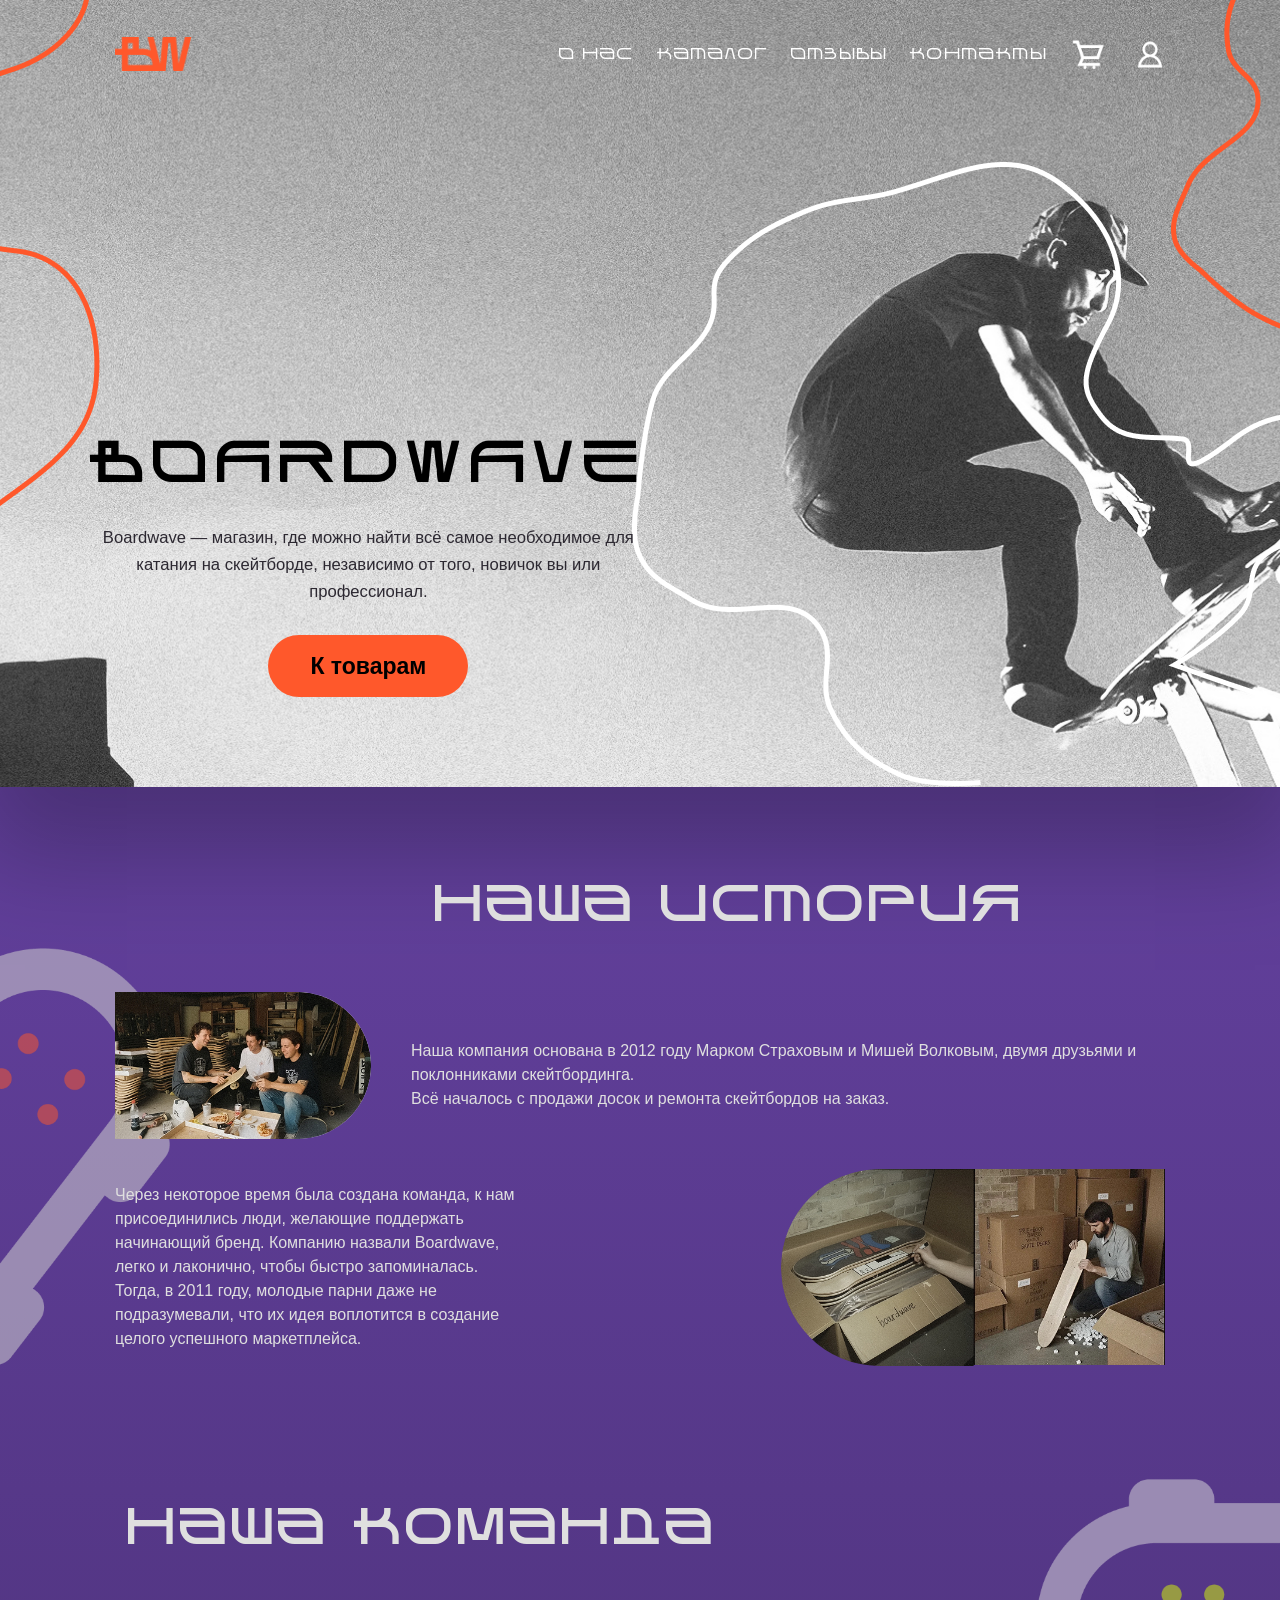
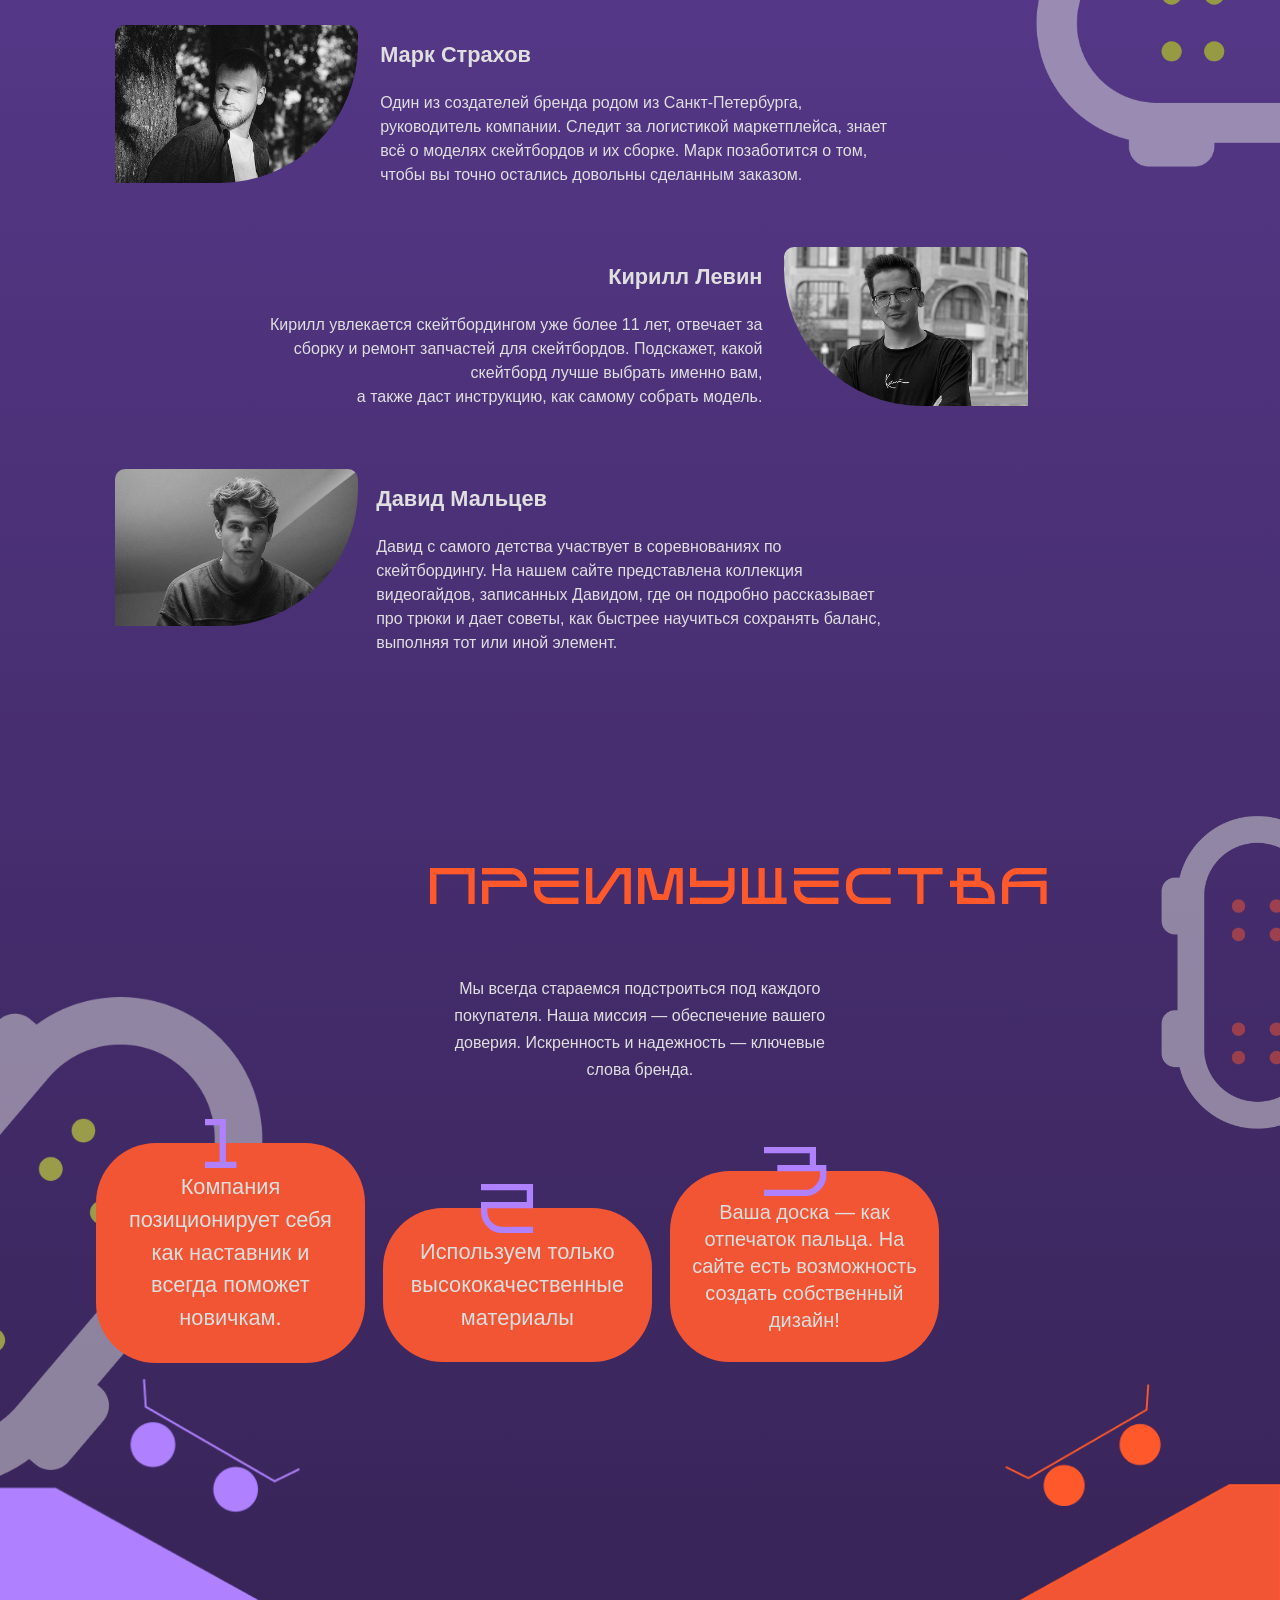
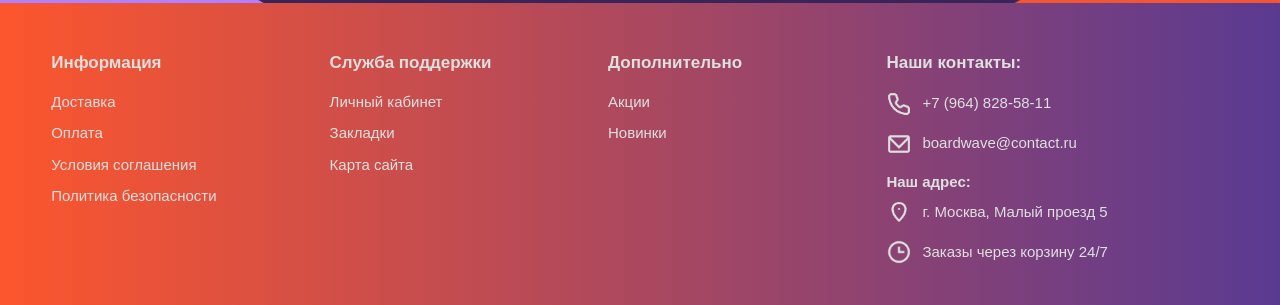
<file: index.html>
<!doctype html>
<html lang="ru">
  <head>
    <meta charset="UTF-8" />
    <meta name="viewport" content="width=device-width, initial-scale=1.0" />
    <title>Boardwave</title>
    <link rel="stylesheet" href="index-style.css">
  </head>
  <body>


    <div class="root">
      <header class="site-header">
        <div class="logo-accent">
          <img src="logo.png" alt="Boardwave logo" />
        </div>
        <button class="burger-menu" id="burgerBtn" aria-label="Открыть меню">
          <span></span><span></span><span></span>
        </button>
        <div class="nav-overlay" id="navOverlay"></div>
        <nav class="site-nav" id="mainNav">
          <button class="nav-close" id="navClose" aria-label="Закрыть меню">
            &times;
          </button>
          <span>О нас</span>
          <span> <a href="blog.html">Каталог</a></span>
          <span>Отзывы</span>
          <span>Контакты</span>
          <div class="header-icons">
            <div class="icon-monitor"><img src="shop.png" alt="shop" /></div>
            <div class="icon-user"><img src="user.png" alt="user" /></div>
          </div>
        </nav>
      </header>

      <section class="hero-section">
        <img class="hero-img" src="hero.jpg" alt="Hero background" />
        <div class="frame-white"><img src="line-3.png" alt="" /></div>
        <div class="frame-orange-1"><img src="line.png" alt="" /></div>
        <div class="frame-orange-2"><img src="line-2.png" alt="" /></div>
        <div class="hero-content">
          <div class="brand-title">BOARDWAvE</div>
          <div class="hero-subtitle">
            Boardwave — магазин, где можно найти всё самое необходимое для
            катания на скейтборде, независимо от того, новичок вы или
            профессионал.
          </div>
          <div class="btn-cta">
            <div class="btn-cta__text">
              <a style="color: black; text-decoration: none" href="blog.html"
                >К товарам</a
              >
            </div>
          </div>
        </div>
      </section>

      <section class="history-section">
        <div class="deco-rot-3"><img src="skateboard.png" alt="" /></div>
        <div class="deco-rot-1"><img src="skateboard-2.png" alt="" /></div>
        <div class="section-history fade-up">наша история</div>
        <div class="history-layout">
          <div class="history-left fade-up" data-delay="1">
            <img class="history-img-3" src="photo-1.jpg" alt="" />
            <div class="history-founding">
              Наша компания основана в 2012 году Марком Страховым и Мишей
              Волковым, двумя друзьями и поклонниками скейтбординга.<br />
              Всё началось с продажи досок и ремонта скейтбордов на заказ.
            </div>
          </div>
          <div class="history-right fade-up" data-delay="2">
            <div class="history-text">
              Через некоторое время была создана команда, к нам присоединились
              люди, желающие поддержать начинающий бренд. Компанию назвали
              Boardwave, легко и лаконично, чтобы быстро запоминалась. Тогда, в
              2011 году, молодые парни даже не подразумевали, что их идея
              воплотится в создание целого успешного маркетплейса.
            </div>
            <img class="history-img-1" src="photo-2.png" alt="" />
          </div>
        </div>
      </section>

      <section class="team-section">
        <div class="deco-rot-2"><img src="skateboard-4.png" alt="" /></div>
        <div class="deco-rot-4"><img src="skateboard-3.png" alt="" /></div>
        <div class="section-team fade-up">наша команда</div>
        <div class="team-member team-member--mark fade-up" data-delay="1">
          <img class="team-mark-img" src="photo-3.jpg" alt="Марк Страхов" />
          <div class="team-member__info">
            <div class="team-member__name">Марк Страхов</div>
            <div class="team-member__desc team-mark-desc">
              Один из создателей бренда родом из Санкт-Петербурга, руководитель
              компании. Следит за логистикой маркетплейса, знает всё о моделях
              скейтбордов и их сборке. Марк позаботится о том, чтобы вы точно
              остались довольны сделанным заказом.
            </div>
          </div>
        </div>
        <div class="team-member team-member--kirill fade-up" data-delay="2">
          <div class="team-member__info" style="align-items: flex-end">
            <div class="team-member__name">Кирилл Левин</div>
            <div class="team-member__desc team-kirill-desc">
              Кирилл увлекается скейтбордингом уже более 11 лет, отвечает за
              сборку и ремонт запчастей для скейтбордов. Подскажет, какой
              скейтборд лучше выбрать именно вам,<br />а также даст инструкцию,
              как самому собрать модель.
            </div>
          </div>
          <img class="team-kirill-img" src="photo-4.jpg" alt="Кирилл Левин" />
        </div>
        <div class="team-member team-member--david fade-up" data-delay="3">
          <img class="team-david-img" src="photo-5.jpg" alt="Давид Мальцев" />
          <div class="team-member__info">
            <div class="team-member__name">Давид Мальцев</div>
            <div class="team-member__desc team-david-desc">
              Давид с самого детства участвует в соревнованиях по скейтбордингу.
              На нашем сайте представлена коллекция видеогайдов, записанных
              Давидом, где он подробно рассказывает про трюки и дает советы, как
              быстрее научиться сохранять баланс, выполняя тот или иной элемент.
            </div>
          </div>
        </div>
      </section>

      <section class="advantages-section">
        <div class="section-advantages fade-up">ПРЕИМУЩЕСТВА</div>
        <div class="mission-text fade-up" data-delay="1">
          Мы всегда стараемся подстроиться под каждого покупателя. Наша миссия —
          обеспечение вашего доверия. Искренность и надежность — ключевые слова
          бренда.
        </div>
        <div class="advantages-row">
          <div class="advantage-item fade-up" data-delay="2">
            <div class="adv-num">1</div>
            <div class="advantage-card">
              <div class="advantage-card__text">
                Компания позиционирует себя как наставник и всегда поможет
                новичкам.
              </div>
            </div>
          </div>
          <div class="advantage-item fade-up" data-delay="3">
            <div class="adv-num">2</div>
            <div class="advantage-card">
              <div class="advantage-card__text--flex">
                Используем только высококачественные материалы
              </div>
            </div>
          </div>
          <div class="advantage-item fade-up" data-delay="4">
            <div class="adv-num">3</div>
            <div class="advantage-card">
              <div class="advantage-card__text--3">
                Ваша доска — как отпечаток пальца. На сайте есть возможность
                создать собственный дизайн!
              </div>
            </div>
          </div>
        </div>
      </section>

      <div class="telegram-section">
        <div class="deco-orange"><img src="deko_orange.png" alt="" /></div>
        <div class="deco-purple"><img src="deko_purple.png" alt="" /></div>
      </div>

      <footer class="footer">
        <div class="footer__inner">
          <div class="footer__col">
            <div class="footer__col-title">Информация</div>
            <ul class="footer__list">
              <li>Доставка</li>
              <li>Оплата</li>
              <li>Условия соглашения</li>
              <li>Политика безопасности</li>
            </ul>
          </div>

          <div class="footer__col">
            <div class="footer__col-title">Служба поддержки</div>
            <ul class="footer__list">
              <li>Личный кабинет</li>
              <li>Закладки</li>
              <li>Карта сайта</li>
            </ul>
          </div>

          <div class="footer__col">
            <div class="footer__col-title">Дополнительно</div>
            <ul class="footer__list">
              <li>Акции</li>
              <li>Новинки</li>
            </ul>
          </div>

          <div class="footer__col footer__col--contacts">
            <div class="footer__col-title">Наши контакты:</div>
            <ul class="footer__contacts-list">
              <li class="footer__contact-row">
                <img src="phone.png" alt="Телефон" />
                <span>+7 (964) 828-58-11</span>
              </li>
              <li class="footer__contact-row">
                <img src="mail.png" alt="Email" />
                <span>boardwave@contact.ru</span>
              </li>
              <li class="footer__contact-row footer__contact-row--address">
                <span class="footer__address-label">Наш адрес:</span>
                <span class="footer__address-row">
                  <img src="location.png" alt="Адрес" />
                  <span>г. Москва, Малый проезд 5</span>
                </span>
              </li>
              <li class="footer__contact-row">
                <img src="clock.png" alt="Часы" />
                <span>Заказы через корзину 24/7</span>
              </li>
            </ul>
          </div>
        </div>
      </footer>
    </div>

    <script>
      (function () {
        const burgerBtn = document.getElementById("burgerBtn");
        const mainNav = document.getElementById("mainNav");
        const navClose = document.getElementById("navClose");
        const navOverlay = document.getElementById("navOverlay");
        const navLinks = mainNav.querySelectorAll("span");
        const body = document.body;

        function openMenu() {
          mainNav.classList.add("active");
          navOverlay.classList.add("active");
          body.classList.add("no-scroll");
        }

        function closeMenu() {
          mainNav.classList.remove("active");
          navOverlay.classList.remove("active");
          body.classList.remove("no-scroll");
        }

        if (burgerBtn) burgerBtn.addEventListener("click", openMenu);
        if (navClose) navClose.addEventListener("click", closeMenu);
        if (navOverlay) navOverlay.addEventListener("click", closeMenu);

        navLinks.forEach(function (link) {
          link.addEventListener("click", closeMenu);
        });

        document.addEventListener("keydown", function (e) {
          if (e.key === "Escape" && mainNav.classList.contains("active")) {
            closeMenu();
          }
        });
      })();
    </script>
    <script>
      (function () {
        const observer = new IntersectionObserver(
          (entries) => {
            entries.forEach((entry) => {
              if (entry.isIntersecting) {
                entry.target.classList.add("is-visible");
                observer.unobserve(entry.target);
              }
            });
          },
          { threshold: 0.12 }
        );

        document.querySelectorAll(".fade-up").forEach((el) => {
          observer.observe(el);
        });
      })();
    </script>

  </body>
</html>
</file>
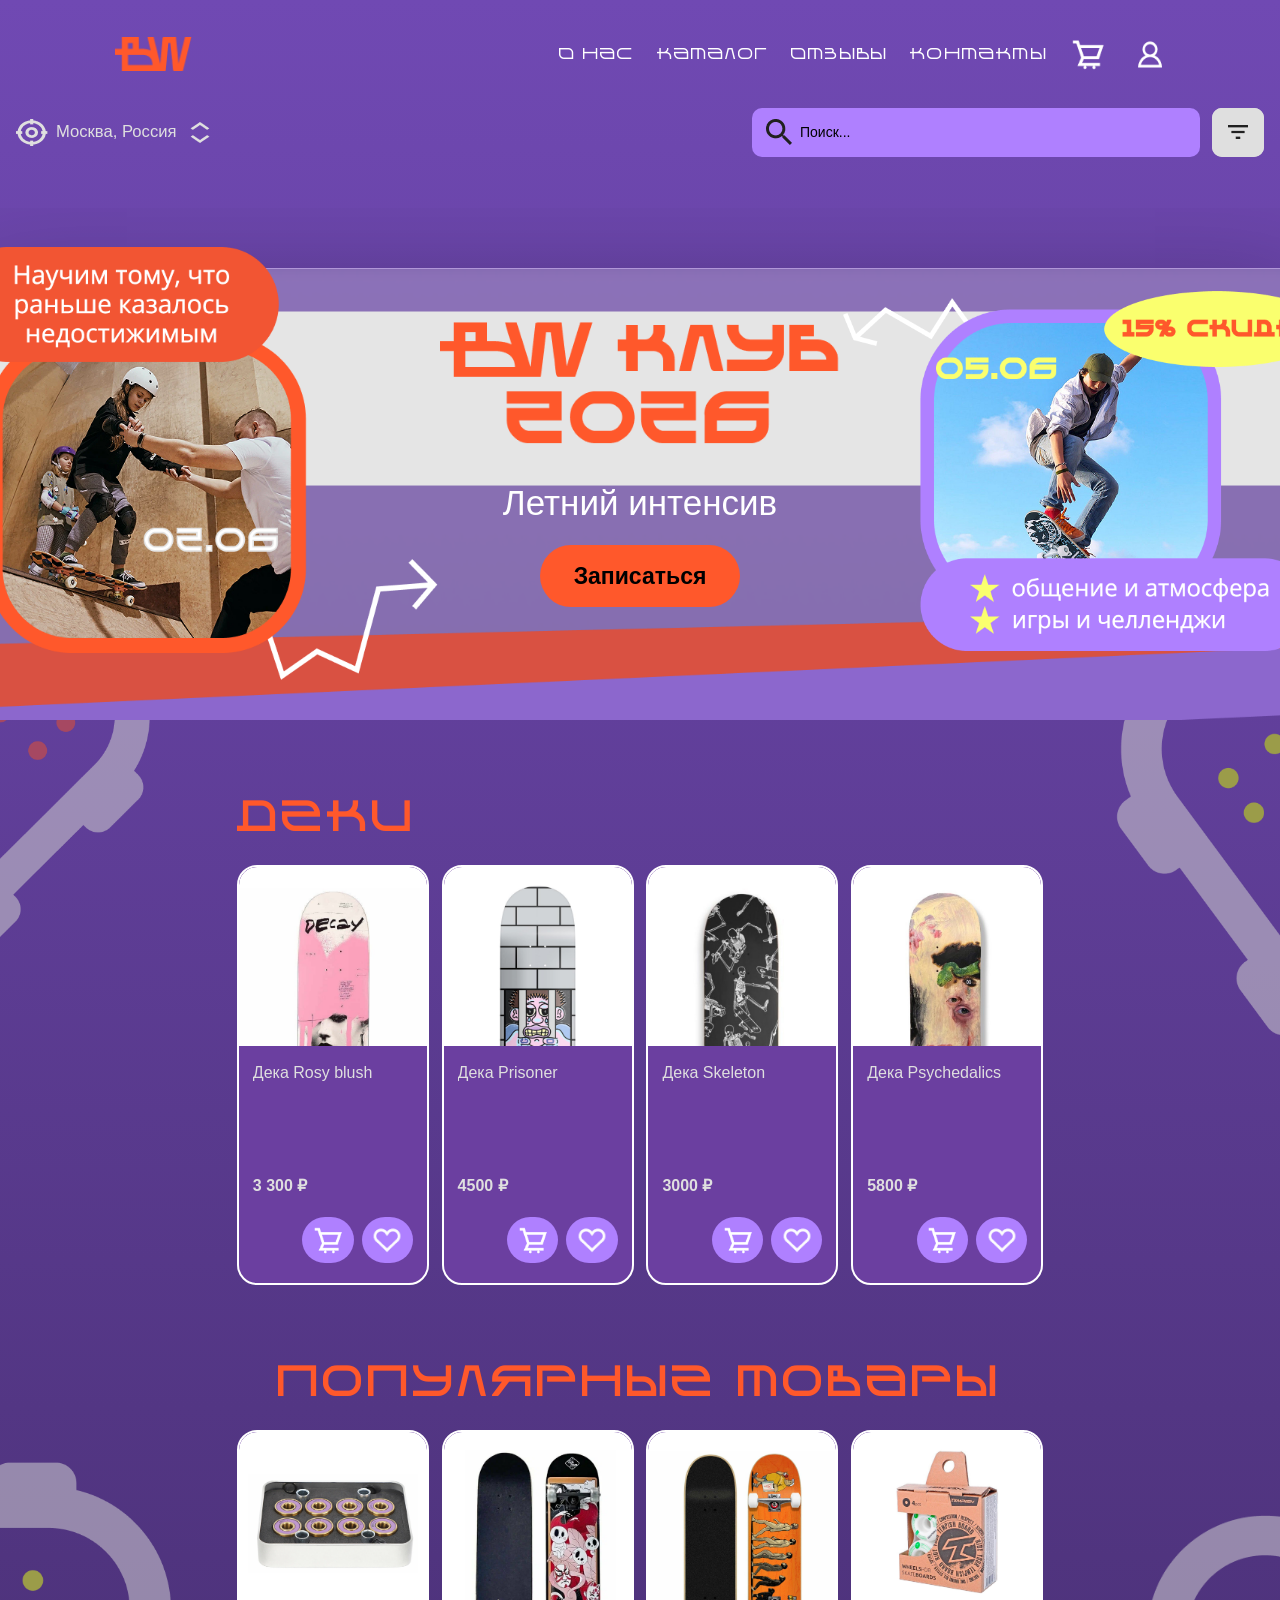
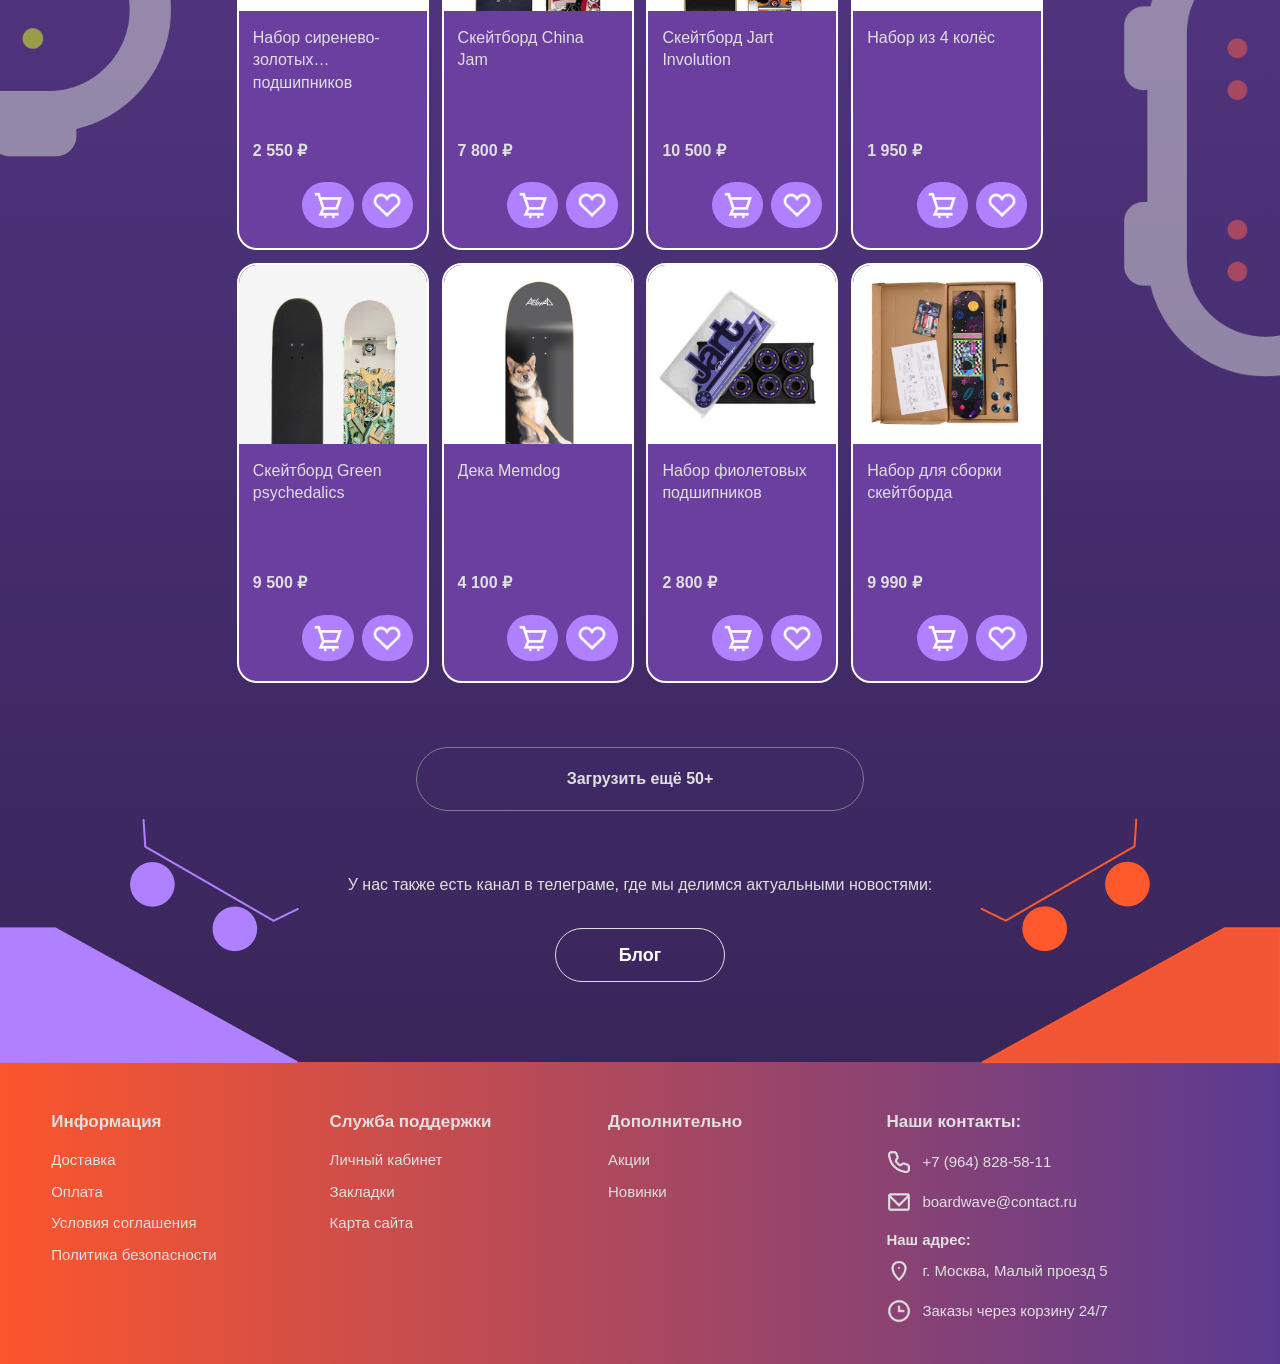
<file: blog.html>
<!doctype html>
<html lang="ru">
  <head>
    <meta charset="UTF-8" />
    <meta name="viewport" content="width=device-width, initial-scale=1.0" />
    <title>Boardwave — Каталог</title>
<link rel="stylesheet" href="blog-style.css">
  </head>

  <body>
    <div class="root">
      <header class="site-header">
        <div class="logo-accent">
          <a href="index.html"> <img src="logo.png" alt="Boardwave logo" /></a>
        </div>
        <button class="burger-menu" id="burgerBtn" aria-label="Открыть меню">
          <span></span><span></span><span></span>
        </button>
        <div class="nav-overlay" id="navOverlay"></div>
        <nav class="site-nav" id="mainNav">
          <button class="nav-close" id="navClose" aria-label="Закрыть меню">
            &times;
          </button>
          <span>О нас</span>
          <span>Каталог</span>
          <span>Отзывы</span>
          <span>Контакты</span>
          <div class="header-icons">
            <div class="icon-monitor">
              <img src="shop.png" alt="shop" />
            </div>
            <div class="icon-user">
              <img src="user.png" alt="user" />
            </div>
          </div>
        </nav>
      </header>

      <div class="navbar">
        <div class="navbar__location">
          <img src="icon.png" alt="" />
          Москва, Россия
          <img src="options.png" alt="" />
        </div>
        <div class="navbar__right">
          <div class="navbar__search">
            <img src="search.png" alt="" />
            <span class="navbar__search-text">Поиск...</span>
          </div>
          <div class="navbar__burger-bg">
            <img src="buttons-search.png" alt="" />
          </div>
        </div>
      </div>

      <section class="hero-section-blog">
        <img class="hero-img-blog" src="hero-blog.png" alt="Hero background" />
        <img class="hero-photo-left" src="hero-photo-left.png" alt="" />
        <div class="hero-content-blog">
          <img class="hero-logo" src="hero-logo.png" alt="" />
          <h1 class="hero-title">Летний интенсив</h1>
          <button class="btn-cta">
            <span class="btn-cta__text">Записаться</span>
          </button>
        </div>
        <img class="hero-photo-right" src="hero-photo-right.png" alt="" />
      </section>

      <section class="decks-section">
        <div class="decks-wrapper">
          <h2 class="decks-title">Деки</h2>
          <div class="decks-grid">
            <article class="deck-card">
              <img
                class="deck-card__image"
                src="deck1.jpg"
                alt="Дека Rosy blush"
              />
              <div class="deck-card__body">
                <p class="deck-card__name">Дека Rosy blush</p>
                <span class="deck-card__price">3 300 ₽</span>
                <div class="deck-card__actions">
                  <button
                    class="deck-card__btn"
                    data-tooltip="В корзину"
                    data-name="Дека Rosy blush"
                    onclick="addToCart(this)"
                  >
                    <img src="shop.png" alt="В корзину" />
                  </button>
                  <button
                    class="deck-card__btn"
                    data-tooltip="В избранное"
                    onclick="toggleFav(this)"
                  >
                    <img src="favorits.png" alt="В избранное" />
                  </button>
                </div>
              </div>
            </article>
            <article class="deck-card">
              <img
                class="deck-card__image"
                src="deck2.jpg"
                alt="Дека Arctic wave"
              />
              <div class="deck-card__body">
                <p class="deck-card__name">Дека Prisoner</p>
                <span class="deck-card__price">4500 ₽</span>
                <div class="deck-card__actions">
                  <button
                    class="deck-card__btn"
                    data-tooltip="В корзину"
                    data-name="Дека Arctic wave"
                    onclick="addToCart(this)"
                  >
                    <img src="shop.png" alt="В корзину" />
                  </button>
                  <button
                    class="deck-card__btn"
                    data-tooltip="В избранное"
                    onclick="toggleFav(this)"
                  >
                    <img src="favorits.png" alt="В избранное" />
                  </button>
                </div>
              </div>
            </article>
            <article class="deck-card">
              <img
                class="deck-card__image"
                src="deck3.jpg"
                alt="Дека Forest green"
              />
              <div class="deck-card__body">
                <p class="deck-card__name">Дека Skeleton</p>
                <span class="deck-card__price">3000 ₽</span>
                <div class="deck-card__actions">
                  <button
                    class="deck-card__btn"
                    data-tooltip="В корзину"
                    data-name="Дека Forest green"
                    onclick="addToCart(this)"
                  >
                    <img src="shop.png" alt="В корзину" />
                  </button>
                  <button
                    class="deck-card__btn"
                    data-tooltip="В избранное"
                    onclick="toggleFav(this)"
                  >
                    <img src="favorits.png" alt="В избранное" />
                  </button>
                </div>
              </div>
            </article>
            <article class="deck-card">
              <img
                class="deck-card__image"
                src="deck4.jpg"
                alt="Дека Midnight smoke"
              />
              <div class="deck-card__body">
                <p class="deck-card__name">Дека Psychedalics</p>
                <span class="deck-card__price">5800 ₽</span>
                <div class="deck-card__actions">
                  <button
                    class="deck-card__btn"
                    data-tooltip="В корзину"
                    data-name="Дека Midnight smoke"
                    onclick="addToCart(this)"
                  >
                    <img src="shop.png" alt="В корзину" />
                  </button>
                  <button
                    class="deck-card__btn"
                    data-tooltip="В избранное"
                    onclick="toggleFav(this)"
                  >
                    <img src="favorits.png" alt="В избранное" />
                  </button>
                </div>
              </div>
            </article>
          </div>
        </div>
      </section>

      <section class="popular-section">
        <div class="popular-wrapper">
          <h2 class="popular-title">Популярные товары</h2>
          <div class="popular-grid">
            <article class="popular-card">
              <img
                class="popular-card__image"
                src="product1.jpg"
                alt="Набор подшипников"
              />
              <div class="popular-card__body">
                <p class="popular-card__name">
                  Набор сиренево-золотых подшипников
                </p>
                <span class="popular-card__price">2 550 ₽</span>
                <div class="popular-card__actions">
                  <button
                    class="popular-card__btn"
                    data-tooltip="В корзину"
                    data-name="Набор подшипников сиренево-золотых"
                    onclick="addToCart(this)"
                  >
                    <img src="shop.png" alt="В корзину" />
                  </button>
                  <button
                    class="popular-card__btn"
                    data-tooltip="В избранное"
                    onclick="toggleFav(this)"
                  >
                    <img src="favorits.png" alt="В избранное" />
                  </button>
                </div>
              </div>
            </article>
            <article class="popular-card">
              <img
                class="popular-card__image"
                src="product2.jpg"
                alt="Скейтборд China Jam"
              />
              <div class="popular-card__body">
                <p class="popular-card__name">Скейтборд China Jam</p>
                <span class="popular-card__price">7 800 ₽</span>
                <div class="popular-card__actions">
                  <button
                    class="popular-card__btn"
                    data-tooltip="В корзину"
                    data-name="Скейтборд China Jam"
                    onclick="addToCart(this)"
                  >
                    <img src="shop.png" alt="В корзину" />
                  </button>
                  <button
                    class="popular-card__btn"
                    data-tooltip="В избранное"
                    onclick="toggleFav(this)"
                  >
                    <img src="favorits.png" alt="В избранное" />
                  </button>
                </div>
              </div>
            </article>
            <article class="popular-card">
              <img
                class="popular-card__image"
                src="product3.jpg"
                alt="Скейтборд Jart Involution"
              />
              <div class="popular-card__body">
                <p class="popular-card__name">Скейтборд Jart Involution</p>
                <span class="popular-card__price">10 500 ₽</span>
                <div class="popular-card__actions">
                  <button
                    class="popular-card__btn"
                    data-tooltip="В корзину"
                    data-name="Скейтборд Jart Involution"
                    onclick="addToCart(this)"
                  >
                    <img src="shop.png" alt="В корзину" />
                  </button>
                  <button
                    class="popular-card__btn"
                    data-tooltip="В избранное"
                    onclick="toggleFav(this)"
                  >
                    <img src="favorits.png" alt="В избранное" />
                  </button>
                </div>
              </div>
            </article>
            <article class="popular-card">
              <img
                class="popular-card__image"
                src="product4.jpg"
                alt="Набор из 4 колёс"
              />
              <div class="popular-card__body">
                <p class="popular-card__name">Набор из 4 колёс</p>
                <span class="popular-card__price">1 950 ₽</span>
                <div class="popular-card__actions">
                  <button
                    class="popular-card__btn"
                    data-tooltip="В корзину"
                    data-name="Набор из 4 колёс"
                    onclick="addToCart(this)"
                  >
                    <img src="shop.png" alt="В корзину" />
                  </button>
                  <button
                    class="popular-card__btn"
                    data-tooltip="В избранное"
                    onclick="toggleFav(this)"
                  >
                    <img src="favorits.png" alt="В избранное" />
                  </button>
                </div>
              </div>
            </article>
            <article class="popular-card">
              <img
                class="popular-card__image"
                src="product5.jpg"
                alt="Скейтборд Green psychedalics"
              />
              <div class="popular-card__body">
                <p class="popular-card__name">Скейтборд Green psychedalics</p>
                <span class="popular-card__price">9 500 ₽</span>
                <div class="popular-card__actions">
                  <button
                    class="popular-card__btn"
                    data-tooltip="В корзину"
                    data-name="Скейтборд Green psychedalics"
                    onclick="addToCart(this)"
                  >
                    <img src="shop.png" alt="В корзину" />
                  </button>
                  <button
                    class="popular-card__btn"
                    data-tooltip="В избранное"
                    onclick="toggleFav(this)"
                  >
                    <img src="favorits.png" alt="В избранное" />
                  </button>
                </div>
              </div>
            </article>
            <article class="popular-card">
              <img
                class="popular-card__image"
                src="product6.jpg"
                alt="Дека Memdog"
              />
              <div class="popular-card__body">
                <p class="popular-card__name">Дека Memdog</p>
                <span class="popular-card__price">4 100 ₽</span>
                <div class="popular-card__actions">
                  <button
                    class="popular-card__btn"
                    data-tooltip="В корзину"
                    data-name="Дека Memdog"
                    onclick="addToCart(this)"
                  >
                    <img src="shop.png" alt="В корзину" />
                  </button>
                  <button
                    class="popular-card__btn"
                    data-tooltip="В избранное"
                    onclick="toggleFav(this)"
                  >
                    <img src="favorits.png" alt="В избранное" />
                  </button>
                </div>
              </div>
            </article>
            <article class="popular-card">
              <img
                class="popular-card__image"
                src="product7.jpg"
                alt="Набор фиолетовых подшипников"
              />
              <div class="popular-card__body">
                <p class="popular-card__name">Набор фиолетовых подшипников</p>
                <span class="popular-card__price">2 800 ₽</span>
                <div class="popular-card__actions">
                  <button
                    class="popular-card__btn"
                    data-tooltip="В корзину"
                    data-name="Набор фиолетовых подшипников"
                    onclick="addToCart(this)"
                  >
                    <img src="shop.png" alt="В корзину" />
                  </button>
                  <button
                    class="popular-card__btn"
                    data-tooltip="В избранное"
                    onclick="toggleFav(this)"
                  >
                    <img src="favorits.png" alt="В избранное" />
                  </button>
                </div>
              </div>
            </article>
            <article class="popular-card">
              <img
                class="popular-card__image"
                src="product8.jpg"
                alt="Набор для сборки скейтборда"
              />
              <div class="popular-card__body">
                <p class="popular-card__name">Набор для сборки скейтборда</p>
                <span class="popular-card__price">9 990 ₽</span>
                <div class="popular-card__actions">
                  <button
                    class="popular-card__btn"
                    data-tooltip="В корзину"
                    data-name="Набор для сборки скейтборда"
                    onclick="addToCart(this)"
                  >
                    <img src="shop.png" alt="В корзину" />
                  </button>
                  <button
                    class="popular-card__btn"
                    data-tooltip="В избранное"
                    onclick="toggleFav(this)"
                  >
                    <img src="favorits.png" alt="В избранное" />
                  </button>
                </div>
              </div>
            </article>
          </div>
        </div>
        <button class="load-more-btn">Загрузить ещё 50+</button>
      </section>

      <div class="bg-wrapper">
        <img class="bg-img-1" src="skateboard-blog-1.png" alt="" />
        <img class="bg-img-2" src="skateboard-blog-2.png" alt="" />
        <img class="bg-img-3" src="skateboard-blog-3.png" alt="" />
        <img class="bg-img-4" src="skateboard-blog-4.png" alt="" />
      </div>

      <div class="telegram-section">
        <div class="deco-orange"><img src="deko_orange.png" alt="" /></div>
        <div class="deco-purple"><img src="deko_purple.png" alt="" /></div>
        <div class="telegram-text">
          У нас также есть канал в телеграме, где мы делимся актуальными
          новостями:
        </div>
        <button class="btn-blog">
          <span class="btn-blog__text">Блог</span>
        </button>
      </div>

      <footer class="footer">
        <div class="footer__inner">
          <div class="footer__col">
            <div class="footer__col-title">Информация</div>
            <ul class="footer__list">
              <li>Доставка</li>
              <li>Оплата</li>
              <li>Условия соглашения</li>
              <li>Политика безопасности</li>
            </ul>
          </div>

          <div class="footer__col">
            <div class="footer__col-title">Служба поддержки</div>
            <ul class="footer__list">
              <li>Личный кабинет</li>
              <li>Закладки</li>
              <li>Карта сайта</li>
            </ul>
          </div>

          <div class="footer__col">
            <div class="footer__col-title">Дополнительно</div>
            <ul class="footer__list">
              <li>Акции</li>
              <li>Новинки</li>
            </ul>
          </div>

          <div class="footer__col footer__col--contacts">
            <div class="footer__col-title">Наши контакты:</div>
            <ul class="footer__contacts-list">
              <li class="footer__contact-row">
                <img src="phone.png" alt="Телефон" />
                <span>+7 (964) 828-58-11</span>
              </li>
              <li class="footer__contact-row">
                <img src="mail.png" alt="Email" />
                <span>boardwave@contact.ru</span>
              </li>
              <li class="footer__contact-row footer__contact-row--address">
                <span class="footer__address-label">Наш адрес:</span>
                <span class="footer__address-row">
                  <img src="location.png" alt="Адрес" />
                  <span>г. Москва, Малый проезд 5</span>
                </span>
              </li>
              <li class="footer__contact-row">
                <img src="clock.png" alt="Часы" />
                <span>Заказы через корзину 24/7</span>
              </li>
            </ul>
          </div>
        </div>
      </footer>
    </div>

    <div class="cart-toast" id="cartToast"></div>

    <script>
      (function () {
        var burgerBtn = document.getElementById("burgerBtn");
        var mainNav = document.getElementById("mainNav");
        var navClose = document.getElementById("navClose");
        var navOverlay = document.getElementById("navOverlay");
        var navLinks = mainNav.querySelectorAll("span");
        var body = document.body;

        function openMenu() {
          mainNav.classList.add("active");
          navOverlay.classList.add("active");
          body.classList.add("no-scroll");
        }
        function closeMenu() {
          mainNav.classList.remove("active");
          navOverlay.classList.remove("active");
          body.classList.remove("no-scroll");
        }

        if (burgerBtn) burgerBtn.addEventListener("click", openMenu);
        if (navClose) navClose.addEventListener("click", closeMenu);
        if (navOverlay) navOverlay.addEventListener("click", closeMenu);
        navLinks.forEach(function (link) {
          link.addEventListener("click", closeMenu);
        });
        document.addEventListener("keydown", function (e) {
          if (e.key === "Escape" && mainNav.classList.contains("active"))
            closeMenu();
        });
      })();

      var cart = [];
      var toastTimer = null;

      function addToCart(btn) {
        var name = btn.getAttribute("data-name") || "Товар";
        cart.push(name);
        showToast("✓ Добавлено: " + name + " (" + cart.length + " в корзине)");
        btn.style.background = "#7fe07f";
        setTimeout(function () {
          btn.style.background = "";
        }, 900);
      }

      function toggleFav(btn) {
        btn.classList.toggle("fav-active");
        if (btn.classList.contains("fav-active")) {
          btn.style.background = "#e07f7f";
          showToast("♥ Добавлено в избранное");
        } else {
          btn.style.background = "";
          showToast("Убрано из избранного");
        }
      }

      function showToast(msg) {
        var toast = document.getElementById("cartToast");
        toast.textContent = msg;
        toast.classList.add("show");
        if (toastTimer) clearTimeout(toastTimer);
        toastTimer = setTimeout(function () {
          toast.classList.remove("show");
        }, 2500);
      }
    </script>
  </body>
</html>
</file>
<file: index-style.css>
@font-face {
        font-family: "DaMiOne-Regular";
        src: url("DaMiOne-Regular.ttf") format("truetype");
        font-weight: 400;
        font-style: normal;
        font-display: swap;
      }

      /* ── Reset & base ── */
      *,
      *::before,
      *::after {
        box-sizing: border-box;
        margin: 0;
        padding: 0;
      }

      html,
      body {
        max-width: 100%;
        overflow-x: hidden;
      }

      body {
        font-family: "DaMiOne-Regular", sans-serif;
        margin: 0 auto;
        width: 1920px;
        overflow-x: hidden;
      }

      body.no-scroll {
        overflow: hidden;
      }

      .root {
        width: 1920px;
        position: relative;
        background: linear-gradient(180deg, #7049b3 0%, #332150 100%);
        overflow: hidden;
      }

      /* ═══════════════════════════════
       HEADER
    ═══════════════════════════════ */
      .site-header {
        width: 1200px;
        margin: 0 auto;
        height: 108px;
        display: flex;
        align-items: center;
        justify-content: space-between;
        gap: 0;
        position: relative;
        z-index: 10;
      }

      .logo-accent {
        width: 77px;
        height: 34px;
      }

      .logo-accent img {
        width: 100%;
        height: 100%;
        display: block;
      }

      .site-nav {
        display: flex;
        align-items: center;
        gap: 60px;
      }

      .site-nav a,
      .site-nav span {
        text-align: center;
        color: white;
        font-size: 23px;
        font-family: DaMiOne-Regular, sans-serif;
        font-weight: 400;
        line-height: 14px;
        letter-spacing: 2.3px;
        word-wrap: break-word;
        text-decoration: none;
        white-space: nowrap;
        cursor: pointer;
      }

      .header-icons {
        display: flex;
        align-items: center;
        gap: 29px;
        flex-shrink: 0;
      }

      .icon-monitor {
        width: 45px;
        height: 45px;
        overflow: hidden;
      }

      .icon-monitor img,
      .icon-user img {
        width: 100%;
        height: 100%;
        display: block;
      }

      .icon-user {
        width: 38px;
        height: 39px;
        overflow: hidden;
      }

      .burger-menu {
        display: none;
        flex-direction: column;
        justify-content: space-around;
        width: 32px;
        height: 24px;
        background: transparent;
        border: none;
        cursor: pointer;
        padding: 0;
        z-index: 10;
        flex-shrink: 0;
      }

      .burger-menu span {
        display: block;
        width: 100%;
        height: 3px;
        background: white;
        border-radius: 3px;
        transition: all 0.3s ease;
      }

      .nav-close {
        display: none;
        background: transparent;
        border: none;
        color: white;
        font-size: 40px;
        line-height: 1;
        cursor: pointer;
        position: absolute;
        top: 20px;
        right: 20px;
        z-index: 1002;
      }

      /* ═══════════════════════════════
       HERO
    ═══════════════════════════════ */
      .hero-section {
        position: relative;
        width: 100%;
        height: 787px;
        margin-top: -108px;
      }

      .hero-img {
        position: absolute;
        width: 2052px;
        height: 787px;
        left: 0;
        top: 0;
        box-shadow: 0px 44px 100px 25px rgba(0, 0, 0, 0.25);
        display: block;
      }

      .hero-content {
        position: absolute;
        left: 260px;
        bottom: 160px;
        display: flex;
        flex-direction: column;
        align-items: center;
        gap: 30px;
      }

      .brand-title {
        color: black;
        font-size: 85px;
        font-family: DaMiOne-Regular, sans-serif;
        font-weight: bolder;
        letter-spacing: 8.5px;
        word-wrap: break-word;
        line-height: 1;
      }

      .hero-subtitle {
        width: 876px;
        color: #2c2831;
        font-size: 25px;
        font-family: "DM Sans", sans-serif;
        font-weight: 400;
        line-height: 27px;
        text-align: center;
        word-wrap: break-word;
      }

      .btn-cta {
        width: 200px;
        height: 62px;
        padding: 16px 24px;
        background: #ff582b;
        border-radius: 90px;
        outline-offset: -1px;
        display: inline-flex;
        justify-content: center;
        align-items: center;
        gap: 12px;
        cursor: pointer;
        border: none;
        flex-shrink: 0;
      }

      .btn-cta__text {
        text-align: center;
        color: black;
        font-size: 23px;
        font-family: "DM Sans", sans-serif;
        font-weight: 700;
        line-height: 16px;
      }

      .frame-white {
        position: absolute;
        width: 817.91px;
        height: 619px;
        right: 5px;
        top: 162px;
      }

      .frame-white img {
        display: block;
      }

      .frame-orange-1 {
        position: absolute;
        left: 0px;
        top: -30px;
      }

      .frame-orange-2 {
        position: absolute;
        right: 1px;
        top: 0;
      }

      /* ═══════════════════════════════
       HISTORY
    ═══════════════════════════════ */
      .history-section {
        position: relative;
        padding-top: 95px;
        padding-bottom: 80px;
        min-height: 620px;
      }

      .section-history {
        display: block;
        text-align: center;
        color: #dfdfdf;
        font-size: 70px;
        font-family: DaMiOne-Regular, sans-serif;
        font-weight: bolder;
        letter-spacing: 8.4px;
        margin-bottom: 60px;
        padding-left: 438px;
      }

      .history-layout {
        display: flex;
        flex-direction: column;
        gap: 30px;
        padding: 0 310px;
        position: relative;
        margin-left: auto;
      }

      .history-left,
      .history-right {
        display: flex;
        flex-direction: row;
        gap: 20px;
        align-items: center;
      }

      .history-img-3 {
        width: 428px;
        height: 245px;
        border-top-right-radius: 122.5px;
        border-bottom-right-radius: 122.5px;
        display: block;
        flex-shrink: 0;
        object-fit: cover;
      }

      .history-founding {
        padding-top: 20px;
        font-family: "Open Sans", sans-serif;
        font-style: normal;
        font-weight: 400;
        font-size: 27px;
        line-height: 27px;
        color: #dfdfdf;
      }

      .history-text {
        width: 640px;
        color: #dfdfdf;
        font-size: 27px;
        font-family: "Open Sans", sans-serif;
        font-weight: 400;
        line-height: 27px;
        word-wrap: break-word;
      }

      .history-img-1 {
        width: 656px;
        height: 336px;
        border-top-left-radius: 164.5px;
        border-bottom-left-radius: 164.5px;
        display: block;
        flex-shrink: 0;
        object-fit: cover;
      }

      .deco-rot-1 {
        position: absolute;
        right: 0;
        top: 495px;
      }

      .deco-rot-3 {
        position: absolute;
        left: 0;
        top: 100px;
      }

      .deco-rot-3 img {
        display: block;
      }

      /* ═══════════════════════════════
       TEAM
    ═══════════════════════════════ */
      .team-section {
        position: relative;
        padding-top: 60px;
        padding-bottom: 80px;
      }

      .section-team {
        display: block;
        color: #dfdfdf;
        font-size: 70px;
        font-family: DaMiOne-Regular, sans-serif;
        font-weight: bolder;
        letter-spacing: 8.4px;
        padding-left: 317px;
        margin-bottom: 70px;
      }

      .team-member {
        display: flex;
        align-items: flex-start;
        padding: 0 310px;
        margin-bottom: 60px;
      }

      .team-member--mark {
        gap: 22px;
      }

      .team-mark-img {
        width: 427px;
        height: 277px;
        border-top-left-radius: 10px;
        border-top-right-radius: 10px;
        border-bottom-right-radius: 138.5px;
        flex-shrink: 0;
        display: block;
        object-fit: cover;
      }

      .team-member__info {
        display: flex;
        flex-direction: column;
        gap: 16px;
        padding-top: 10px;
      }

      .team-member__name {
        text-align: left;
        color: #dfdfdf;
        font-size: 32px;
        font-family: "DM Sans", sans-serif;
        font-weight: 700;
        line-height: 40px;
      }

      .team-member__desc {
        color: #dfdfdf;
        font-size: 27px;
        font-family: "Open Sans", sans-serif;
        font-weight: 400;
        line-height: 27px;
        word-wrap: break-word;
      }

      .team-mark-desc {
        width: 806px;
      }
      .team-kirill-desc {
        width: 786px;
        text-align: right;
      }
      .team-david-desc {
        width: 771px;
      }

      .team-member--kirill {
        gap: 22px;
        justify-content: center;
      }

      .team-kirill-img {
        width: 420px;
        height: 275px;
        border-top-left-radius: 10px;
        border-top-right-radius: 10px;
        border-bottom-left-radius: 137.5px;
        flex-shrink: 0;
        display: block;
        object-fit: cover;
      }

      .team-member--david {
        gap: 18px;
      }

      .team-david-img {
        width: 422px;
        height: 273px;
        border-top-left-radius: 10px;
        border-top-right-radius: 10px;
        border-bottom-right-radius: 136.5px;
        flex-shrink: 0;
        display: block;
        object-fit: cover;
      }

      .deco-rot-2 {
        position: absolute;
        left: 0;
        top: 1090px;
      }
      .deco-rot-4 {
        position: absolute;
        right: 0;
        top: 900px;
        overflow: hidden;
      }

      /* ═══════════════════════════════
       ADVANTAGES
    ═══════════════════════════════ */
      .advantages-section {
        position: relative;
        padding-top: 70px;
        padding-bottom: 80px;
      }

      .section-advantages {
        display: block;
        color: #ff582b;
        font-size: 70px;
        font-family: DaMiOne-Regular;
        font-weight: bolder;
        margin-bottom: 40px;
        text-align: center;
      }

      .advantages-row {
        display: flex;
        justify-content: flex-start;
        align-items: flex-end;
        gap: 52px;
        padding-left: 264px;
        padding-top: 30px;
      }

      .advantage-item {
        display: flex;
        flex-direction: column;
        align-items: center;
        cursor: pointer;
        transition:
          opacity 0.75s cubic-bezier(0.16, 1, 0.3, 1),
          transform 0.2s cubic-bezier(0.25, 0.46, 0.45, 0.94);
        will-change: transform;
      }

      .adv-num {
        color: #af80ff;
        font-size: 100px;
        font-family: DaMiOne-Regular, sans-serif;
        font-weight: 400;
        letter-spacing: 12px;
        line-height: 1;
        margin-bottom: -40px;
        position: relative;
        z-index: 1;
      }

      .advantage-card {
        width: 441px;
        height: 171px;
        position: relative;
        background: #f25533;
        border-radius: 90px;
        display: flex;
        justify-content: center;
        align-items: center;
        flex-shrink: 0;
        transition:
          box-shadow 0.2s cubic-bezier(0.25, 0.46, 0.45, 0.94),
          background 0.2s cubic-bezier(0.25, 0.46, 0.45, 0.94);
      }

      .advantage-card__text {
        position: absolute;
        width: 343px;
        left: 49px;
        top: 32px;
        text-align: center;
        color: #dfdfdf;
        font-size: 27px;
        font-family: "Open Sans", sans-serif;
        font-weight: 400;
        line-height: 27px;
        word-wrap: break-word;
      }

      .advantage-card__text--flex {
        flex: 1 1 0;
        text-align: center;
        color: #dfdfdf;
        font-size: 27px;
        font-family: "Open Sans", sans-serif;
        font-weight: 400;
        line-height: 27px;
        word-wrap: break-word;
        padding: 44px 14px 50px 29px;
      }

      .advantage-card__text--3 {
        position: absolute;
        width: 380px;
        height: 91px;
        left: 31px;
        top: 40px;
        text-align: center;
        color: #dfdfdf;
        font-size: 27px;
        font-family: "Open Sans", sans-serif;
        font-weight: 400;
        line-height: 27px;
        word-wrap: break-word;
      }

      .mission-text {
        width: 640px;
        text-align: center;
        color: #dfdfdf;
        font-size: 27px;
        font-family: "Open Sans", sans-serif;
        font-weight: 400;
        line-height: 27px;
        word-wrap: break-word;
        margin: 60px auto 0;
      }

      /* ═══════════════════════════════
       TELEGRAM
    ═══════════════════════════════ */
      .telegram-section {
        display: flex;
        flex-direction: column;
        align-items: center;
        gap: 30px;
        padding: 80px 0 80px;
        position: relative;
      }

      .telegram-text {
        width: 1044px;
        color: #dfdfdf;
        font-size: 27px;
        font-family: "Open Sans", sans-serif;
        font-weight: 400;
        line-height: 27px;
        text-align: center;
        word-wrap: break-word;
      }

      .btn-blog {
        width: 200px;
        height: 62px;
        padding: 16px 24px;
        border-radius: 90px;
        outline: 1px #dfdfdf solid;
        outline-offset: -1px;
        display: inline-flex;
        justify-content: center;
        align-items: center;
        gap: 12px;
        cursor: pointer;
        background: transparent;
        border: none;
        flex-shrink: 0;
      }

      .btn-blog__text {
        text-align: center;
        color: #fcfcfd;
        font-size: 23px;
        font-family: "DM Sans", sans-serif;
        font-weight: 700;
        line-height: 16px;
      }

      .deco-orange {
        position: absolute;
        right: 0;
        bottom: -65px;
      }
      .deco-purple {
        position: absolute;
        left: 0;
        bottom: -5px;
      }

      /* ── Overlay ── */
      .nav-overlay {
        display: none;
        position: fixed;
        top: 0;
        left: 0;
        width: 100%;
        height: 100%;
        background: rgba(0, 0, 0, 0.5);
        z-index: 999;
      }
      .nav-overlay.active {
        display: block;
      }

      /* ═══════════════════════════════════════════════════════════════
       FOOTER 
    ═══════════════════════════════════════════════════════════════ */

      .footer {
        width: 100%;
        background: linear-gradient(90deg, #fc562d 0%, #5a3a91 100%);
        color: #dfdfdf;
        font-family: "Open Sans", sans-serif;
        font-weight: 400;
        box-sizing: border-box;
        padding: 48px 0 40px;
        position: relative;
        z-index: 2;
      }

      .footer__inner {
        max-width: 1600px;
        margin: 0 auto;
        padding: 0 clamp(20px, 4vw, 80px);
        display: flex;
        flex-wrap: wrap;
        gap: 36px 48px;
        box-sizing: border-box;
        align-items: flex-start;
        z-index: 10;
      }

      .footer__col {
        flex: 1 1 180px;
        min-width: 160px;
        display: flex;
        flex-direction: column;
        gap: 10px;
        box-sizing: border-box;
      }

      .footer__col--contacts {
        flex: 1 1 280px;
        min-width: 240px;
      }

      .footer__col-title {
        font-size: 20px;
        font-family: "Open Sans", sans-serif;
        font-weight: 700;
        color: #dfdfdf;
        line-height: 1.4;
        margin-bottom: 6px;
      }

      .footer__list {
        list-style: none;
        margin: 0;
        padding: 0;
        display: flex;
        flex-direction: column;
        gap: 9px;
      }

      .footer__list li {
        font-size: 18px;
        color: #dfdfdf;
        line-height: 1.5;
        cursor: pointer;
      }

      .footer__contacts-list {
        list-style: none;
        margin: 0;
        padding: 0;
        display: flex;
        flex-direction: column;
        gap: 14px;
      }

      .footer__contact-row {
        display: flex;
        align-items: center;
        gap: 10px;
        font-size: 18px;
        color: #dfdfdf;
        line-height: 1.5;
      }

      .footer__contact-row img {
        width: 26px;
        height: 26px;
        flex-shrink: 0;
        object-fit: contain;
      }

      .footer__contact-row--address {
        flex-direction: column;
        align-items: flex-start;
        gap: 6px;
      }

      .footer__address-label {
        font-size: 18px;
        font-weight: 700;
        color: #dfdfdf;
      }

      .footer__address-row {
        display: flex;
        align-items: center;
        gap: 10px;
      }

      .footer__address-row img {
        width: 26px;
        height: 26px;
        flex-shrink: 0;
        object-fit: contain;
      }

      /* ═══════════════════════════════════════════════════════════════
       RESPONSIVE MEDIA QUERIES 
    ═══════════════════════════════════════════════════════════════ */

      @media (max-width: 1600px) {
        body,
        .root {
          width: 100%;
        }

        .site-header {
          width: clamp(900px, 80%, 1200px);
        }
        .site-nav {
          gap: 44px;
        }
        .site-nav a,
        .site-nav span {
          font-size: 20px;
          letter-spacing: 2px;
        }

        .hero-img {
          width: 100%;
          object-fit: cover;
        }
        .hero-content {
          left: clamp(120px, 13.5vw, 260px);
          bottom: 140px;
        }
        .brand-title {
          font-size: clamp(68px, 5.3vw, 85px);
        }
        .hero-subtitle {
          width: clamp(400px, 55vw, 876px);
          font-size: clamp(18px, 1.56vw, 25px);
        }

        .section-history {
          font-size: clamp(52px, 4.4vw, 70px);
          padding-left: clamp(200px, 27vw, 438px);
        }
        .history-layout {
          padding: 0 clamp(80px, 19vw, 310px);
        }
        .history-img-3 {
          width: clamp(300px, 26vw, 428px);
          height: auto;
        }
        .history-founding {
          font-size: 20px;
          line-height: 1.5;
        }
        .history-text {
          width: clamp(360px, 40vw, 640px);
          font-size: 20px;
          line-height: 1.5;
        }
        .history-img-1 {
          margin-left: auto;
          width: 500px;
          height: auto;
        }
        .history-left,
        .history-right {
          gap: 40px;
        }

        .section-team {
          font-size: clamp(52px, 4.4vw, 70px);
          padding-left: clamp(100px, 20vw, 317px);
        }
        .team-member {
          padding: 0 clamp(80px, 19vw, 310px);
        }
        .team-mark-img,
        .team-kirill-img,
        .team-david-img {
          width: clamp(280px, 26vw, 427px);
          height: auto;
        }
        .team-mark-desc,
        .team-kirill-desc,
        .team-david-desc {
          width: clamp(400px, 50vw, 806px);
          font-size: clamp(18px, 1.7vw, 27px);
        }
        .team-member__name {
          font-size: clamp(24px, 2vw, 32px);
        }
        .team-member__desc {
          font-size: clamp(18px, 1.7vw, 27px);
          line-height: 1.5;
        }

        .section-advantages {
          font-size: clamp(52px, 4.4vw, 70px);
        }
        .advantages-row {
          padding-left: clamp(80px, 16vw, 264px);
          gap: 36px;
        }
        .advantage-card {
          width: clamp(300px, 27.5vw, 441px);
          height: auto;
          min-height: 140px;
        }
        .advantage-card__text {
          position: static;
          width: 100%;
          padding: 28px 20px;
          font-size: clamp(18px, 1.7vw, 27px);
          line-height: 1.5;
        }
        .advantage-card__text--3 {
          position: static;
          width: 100%;
          height: auto;
          padding: 28px 20px;
          font-size: 20px;
        }
        .advantage-card__text--flex {
          font-size: clamp(18px, 1.7vw, 27px);
          line-height: 1.5;
          padding: 28px 14px;
        }
        .adv-num {
          font-size: clamp(70px, 6.25vw, 100px);
        }
        .mission-text {
          font-size: clamp(18px, 1.7vw, 27px);
          width: clamp(400px, 40vw, 640px);
        }

        .telegram-text {
          width: clamp(600px, 65vw, 1044px);
          font-size: clamp(18px, 1.7vw, 27px);
        }

        .frame-orange-2 {
          position: absolute;
          right: -100px;
          top: 0;
        }
        .frame-orange-1 {
          position: absolute;
          left: -100px;
          top: 0;
        }
        .frame-white {
          position: absolute;
          width: 817.91px;
          height: 619px;
          right: -170px;
          top: 162px;
        }
        .deco-rot-3 {
          position: absolute;
          left: 0;
          top: 100px;
        }
        .deco-rot-3 img {
          width: 250px;
        }
        .deco-rot-1 {
          position: absolute;
          right: 0;
          top: 495px;
        }
        .deco-rot-1 img {
          width: 350px;
        }
        .deco-rot-4 {
          top: 900px;
        }
        .deco-rot-4 img {
          width: 250px;
        }
        .deco-rot-2 {
          position: absolute;
          left: 0;
          top: 1090px;
        }
        .deco-rot-2 img {
          width: 340px;
        }
        .deco-orange {
          position: absolute;
          right: 0;
          bottom: -65px;
        }
        .deco-orange img {
          width: 300px;
        }
        .deco-purple {
          position: absolute;
          left: 0;
          bottom: -25px;
        }
        .deco-purple img {
          width: 300px;
        }

        .footer__col-title {
          font-size: 18px;
        }
        .footer__list li,
        .footer__contact-row,
        .footer__address-label {
          font-size: 16px;
        }
      }

      @media (max-width: 1440px) {
        .site-header {
          width: clamp(860px, 78%, 1100px);
        }
        .site-nav {
          gap: 36px;
        }
        .site-nav a,
        .site-nav span {
          font-size: 19px;
          letter-spacing: 1.8px;
        }
        .hero-content {
          left: clamp(0px, 7vw, 200px);
          bottom: 220px;
        }
        .brand-title {
          font-size: clamp(58px, 5.2vw, 78px);
        }
        .hero-subtitle {
          width: clamp(360px, 50vw, 720px);
          font-size: clamp(17px, 1.5vw, 22px);
        }
        .section-history {
          padding-left: clamp(140px, 22vw, 320px);
        }
        .history-layout {
          padding: 0 clamp(60px, 16vw, 230px);
        }
        .section-team {
          padding-left: clamp(80px, 17vw, 240px);
        }
        .team-member {
          padding: 0 clamp(60px, 16vw, 230px);
        }
        .section-advantages {
          text-align: center;
          align-items: center;
        }
        .advantages-row {
          padding-left: clamp(60px, 13vw, 190px);
          gap: 30px;
        }
        .advantage-card {
          width: clamp(280px, 25vw, 370px);
        }

        .footer__inner {
          gap: 28px 36px;
        }
        .footer__col-title {
          font-size: 17px;
        }
        .footer__list li,
        .footer__contact-row,
        .footer__address-label {
          font-size: 15px;
        }
      }

      @media (max-width: 1366px) {
        .site-header {
          width: clamp(820px, 76%, 1040px);
        }
        .site-nav {
          gap: 28px;
        }
        .site-nav a,
        .site-nav span {
          font-size: 17px;
          letter-spacing: 1.5px;
        }
        .hero-content {
          left: clamp(60px, 9vw, 130px);
          bottom: 220px;
        }
        .brand-title {
          font-size: clamp(52px, 4.8vw, 70px);
        }
        .hero-subtitle {
          width: clamp(320px, 46vw, 640px);
          font-size: clamp(16px, 1.4vw, 20px);
        }
        .section-history {
          padding-left: clamp(100px, 18vw, 240px);
          font-size: clamp(46px, 4vw, 60px);
        }
        .history-layout {
          padding: 0 clamp(40px, 12vw, 160px);
        }
        .history-img-3 {
          width: clamp(260px, 22vw, 300px);
        }
        .history-img-1 {
          width: clamp(340px, 35vw, 480px);
        }
        .history-founding {
          font-size: clamp(16px, 1.4vw, 20px);
        }
        .history-text {
          width: clamp(300px, 36vw, 500px);
          font-size: clamp(16px, 1.4vw, 20px);
        }
        .section-team {
          padding-left: clamp(60px, 14vw, 190px);
          font-size: clamp(46px, 4vw, 60px);
        }
        .team-member {
          padding: 0 clamp(40px, 12vw, 160px);
        }
        .team-mark-img,
        .team-kirill-img,
        .team-david-img {
          width: clamp(250px, 22vw, 300px);
        }
        .team-mark-desc,
        .team-kirill-desc,
        .team-david-desc {
          width: clamp(360px, 44vw, 600px);
          font-size: clamp(16px, 1.4vw, 20px);
        }
        .team-member__name {
          font-size: clamp(22px, 1.8vw, 28px);
        }
        .team-member__desc {
          font-size: clamp(16px, 1.4vw, 20px);
        }
        .section-advantages {
          padding-left: clamp(100px, 20vw, 270px);
          font-size: clamp(46px, 4vw, 60px);
        }
        .advantages-row {
          padding-left: clamp(40px, 10vw, 140px);
          gap: 24px;
        }
        .advantage-card {
          width: clamp(260px, 23vw, 340px);
        }
        .mission-text {
          width: clamp(360px, 36vw, 500px);
          font-size: clamp(16px, 1.4vw, 20px);
        }
        .telegram-text {
          width: clamp(500px, 60vw, 820px);
          font-size: clamp(16px, 1.4vw, 20px);
        }
      }

      @media (max-width: 1280px) {
        .site-header {
          width: clamp(780px, 82%, 1050px);
        }
        .site-nav {
          gap: 22px;
        }
        .site-nav a,
        .site-nav span {
          font-size: 16px;
          letter-spacing: 1.2px;
        }
        .icon-monitor {
          width: 36px;
          height: 36px;
        }
        .icon-user {
          width: 30px;
          height: 31px;
        }
        .hero-content {
          left: clamp(40px, 7vw, 90px);
          bottom: 90px;
        }
        .brand-title {
          font-size: clamp(46px, 4.4vw, 62px);
        }
        .hero-subtitle {
          width: clamp(280px, 42vw, 560px);
          font-size: clamp(15px, 1.3vw, 18px);
        }
        .section-history {
          padding-left: clamp(80px, 14vw, 180px);
          font-size: clamp(40px, 3.75vw, 52px);
          letter-spacing: 5px;
        }
        .history-layout {
          padding: 0 clamp(30px, 9vw, 115px);
        }
        .history-img-3 {
          width: clamp(220px, 20vw, 260px);
          border-top-right-radius: 80px;
          border-bottom-right-radius: 80px;
        }
        .history-img-1 {
          width: clamp(300px, 30vw, 390px);
          border-top-left-radius: 100px;
          border-bottom-left-radius: 100px;
        }
        .history-founding,
        .history-text {
          font-size: clamp(14px, 1.25vw, 18px);
        }
        .history-text {
          width: clamp(260px, 32vw, 420px);
        }
        .section-team {
          padding-left: clamp(40px, 10vw, 130px);
          font-size: clamp(40px, 3.75vw, 52px);
          letter-spacing: 5px;
        }
        .team-member {
          padding: 0 clamp(30px, 9vw, 115px);
        }
        .team-mark-img,
        .team-kirill-img,
        .team-david-img {
          width: clamp(200px, 19vw, 250px);
        }
        .team-mark-desc,
        .team-kirill-desc,
        .team-david-desc {
          width: clamp(320px, 40vw, 510px);
          font-size: clamp(14px, 1.25vw, 18px);
        }
        .team-member__name {
          font-size: clamp(20px, 1.7vw, 24px);
        }
        .team-member__desc {
          font-size: clamp(14px, 1.25vw, 18px);
        }
        .section-advantages {
          padding-left: clamp(80px, 16vw, 210px);
          font-size: clamp(40px, 3.75vw, 52px);
          letter-spacing: 5px;
        }
        .advantages-row {
          padding-left: clamp(30px, 7.5vw, 100px);
          gap: 18px;
        }
        .advantage-card {
          width: clamp(220px, 21vw, 280px);
          min-height: 130px;
          border-radius: 60px;
        }
        .adv-num {
          font-size: clamp(56px, 5.5vw, 78px);
        }
        .mission-text {
          width: clamp(300px, 32vw, 420px);
          font-size: clamp(14px, 1.25vw, 18px);
        }
        .telegram-text {
          width: clamp(420px, 55vw, 700px);
          font-size: clamp(14px, 1.25vw, 18px);
        }
        .btn-blog {
          width: 170px;
          height: 54px;
        }
        .btn-blog__text {
          font-size: 18px;
        }
      }

      @media (max-width: 1200px) {
        .site-header {
          width: 100%;
          padding: 0 clamp(24px, 3vw, 40px);
        }
        .site-nav {
          gap: 18px;
        }
        .site-nav a,
        .site-nav span {
          font-size: 15px;
          letter-spacing: 1px;
        }
        .hero-content {
          left: clamp(24px, 5vw, 70px);
          bottom: 80px;
        }
        .brand-title {
          font-size: clamp(40px, 4vw, 56px);
        }
        .hero-subtitle {
          width: clamp(240px, 38vw, 480px);
          font-size: clamp(14px, 1.2vw, 16px);
        }
        .section-history {
          padding-left: clamp(60px, 10vw, 120px);
          font-size: clamp(34px, 3.3vw, 44px);
          letter-spacing: 4px;
        }
        .history-layout {
          padding: 0 clamp(20px, 6vw, 70px);
        }
        .history-img-3 {
          width: clamp(180px, 18vw, 220px);
          border-top-right-radius: 60px;
          border-bottom-right-radius: 60px;
        }
        .history-img-1 {
          width: clamp(260px, 26vw, 320px);
          border-top-left-radius: 80px;
          border-bottom-left-radius: 80px;
        }
        .history-founding,
        .history-text {
          font-size: clamp(13px, 1.1vw, 16px);
          line-height: 1.6;
        }
        .history-text {
          width: clamp(220px, 28vw, 360px);
        }
        .section-team {
          padding-left: clamp(24px, 7vw, 90px);
          font-size: clamp(34px, 3.3vw, 44px);
          letter-spacing: 4px;
        }
        .team-member {
          padding: 0 clamp(20px, 6vw, 70px);
        }
        .team-mark-img,
        .team-kirill-img,
        .team-david-img {
          width: clamp(160px, 17vw, 210px);
        }
        .team-mark-desc,
        .team-kirill-desc,
        .team-david-desc {
          width: clamp(280px, 37vw, 440px);
          font-size: clamp(13px, 1.1vw, 16px);
        }
        .team-member__name {
          font-size: clamp(18px, 1.6vw, 22px);
        }
        .team-member__desc {
          font-size: clamp(13px, 1.1vw, 16px);
        }
        .section-advantages {
          padding-left: clamp(60px, 12vw, 150px);
          font-size: clamp(34px, 3.3vw, 44px);
          letter-spacing: 4px;
        }
        .advantages-row {
          padding-left: clamp(20px, 5vw, 60px);
          gap: 14px;
        }
        .advantage-card {
          width: clamp(190px, 19vw, 240px);
          min-height: 120px;
          border-radius: 50px;
        }
        .adv-num {
          font-size: clamp(50px, 5vw, 68px);
          margin-bottom: -30px;
        }
        .mission-text {
          width: clamp(260px, 28vw, 360px);
          font-size: clamp(13px, 1.1vw, 16px);
        }
        .telegram-text {
          width: clamp(360px, 50vw, 600px);
          font-size: clamp(13px, 1.1vw, 16px);
        }

        .footer__inner {
          gap: 24px 28px;
        }
        .footer__col {
          flex: 1 1 160px;
          min-width: 140px;
        }
        .footer__col--contacts {
          flex: 1 1 220px;
        }
        .footer__col-title {
          font-size: 16px;
        }
        .footer__list li,
        .footer__contact-row,
        .footer__address-label {
          font-size: 14px;
        }
        .footer__contact-row img,
        .footer__address-row img {
          width: 20px;
          height: 20px;
        }
      }

      @media (max-width: 1024px) {
        body,
        .root {
          width: 100%;
        }
        .site-header {
          width: 100%;
          padding: 0 clamp(16px, 2.5vw, 30px);
          height: 80px;
        }
        .site-nav {
          gap: clamp(12px, 2vw, 24px);
        }
        .site-nav a,
        .site-nav span {
          font-size: clamp(13px, 1.3vw, 17px);
          letter-spacing: 1px;
        }
        .icon-monitor {
          width: 34px;
          height: 34px;
        }
        .icon-user {
          width: 28px;
          height: 29px;
        }
        .hero-section {
          height: auto;
          min-height: 460px;
          margin-top: 0;
        }
        .hero-img {
          width: 100%;
          height: 460px;
          object-fit: cover;
          left: 0;
          position: relative;
        }
        .hero-content {
          position: absolute;
          left: clamp(20px, 4vw, 50px);
          bottom: 60px;
        }
        .brand-title {
          font-size: clamp(36px, 4.5vw, 54px);
          letter-spacing: 4px;
        }
        .hero-subtitle {
          width: clamp(240px, 42vw, 440px);
          font-size: clamp(13px, 1.4vw, 16px);
          line-height: 1.5;
        }
        .frame-white,
        .frame-orange-1,
        .frame-orange-2 {
          display: none;
        }
        .history-section {
          padding: 50px 0 60px;
          min-height: auto;
        }
        .section-history {
          font-size: clamp(28px, 3.5vw, 40px);
          padding-left: 0;
          text-align: center;
          letter-spacing: 4px;
          margin-bottom: 36px;
        }
        .history-layout {
          padding: 0 clamp(16px, 4vw, 50px);
          gap: 24px;
        }
        .history-left,
        .history-right {
          gap: 16px;
          align-items: flex-start;
        }
        .history-img-3 {
          width: clamp(200px, 28vw, 290px);
          height: auto;
          border-top-right-radius: 70px;
          border-bottom-right-radius: 70px;
        }
        .history-img-1 {
          width: clamp(280px, 38vw, 390px);
          height: auto;
          border-top-left-radius: 90px;
          border-bottom-left-radius: 90px;
        }
        .history-founding {
          font-size: clamp(13px, 1.4vw, 16px);
          line-height: 1.6;
          padding-top: 8px;
        }
        .history-text {
          width: clamp(500px, 36vw, 380px);
          font-size: clamp(13px, 1.4vw, 16px);
          line-height: 1.6;
        }
        .deco-rot-1,
        .deco-rot-3 {
          display: none;
        }
        .team-section {
          padding: 40px 0 60px;
        }
        .section-team {
          font-size: clamp(28px, 3.5vw, 40px);
          padding-left: clamp(16px, 4vw, 50px);
          letter-spacing: 4px;
          margin-bottom: 36px;
        }
        .team-member {
          padding: 0 clamp(16px, 4vw, 50px);
          gap: 16px;
          margin-bottom: 40px;
        }
        .team-mark-img,
        .team-kirill-img,
        .team-david-img {
          width: clamp(180px, 26vw, 270px);
          height: auto;
        }
        .team-mark-desc,
        .team-kirill-desc,
        .team-david-desc {
          width: auto;
          flex: 1;
          font-size: clamp(13px, 1.4vw, 16px);
          text-align: left;
        }
        .team-member__name {
          font-size: clamp(18px, 2vw, 24px);
        }
        .team-member__desc {
          font-size: clamp(13px, 1.4vw, 16px);
          line-height: 1.6;
        }
        .deco-rot-2,
        .deco-rot-4 {
          display: none;
        }
        .advantages-section {
          padding: 40px 0 60px;
        }
        .section-advantages {
          font-size: clamp(28px, 3.5vw, 40px);
          padding-left: clamp(16px, 4vw, 50px);
          letter-spacing: 4px;
          margin-bottom: 20px;
        }
        .advantages-row {
          padding-left: clamp(16px, 4vw, 50px);
          padding-right: clamp(16px, 4vw, 50px);
          gap: clamp(14px, 2vw, 26px);
          flex-wrap: wrap;
          justify-content: center;
          align-items: flex-end;
        }
        .advantage-item {
          flex: 0 0 auto;
        }
        .advantage-card {
          width: clamp(240px, 30vw, 310px);
          min-height: 130px;
          height: auto;
          border-radius: 60px;
        }
        .advantage-card__text {
          position: static;
          width: 100%;
          padding: 22px 18px;
          font-size: clamp(13px, 1.4vw, 16px);
          line-height: 1.6;
        }
        .advantage-card__text--3 {
          position: static;
          width: 100%;
          height: auto;
          padding: 22px 18px;
          font-size: clamp(13px, 1.4vw, 16px);
          line-height: 1.6;
        }
        .advantage-card__text--flex {
          font-size: clamp(13px, 1.4vw, 16px);
          line-height: 1.6;
          padding: 22px 14px;
        }
        .adv-num {
          font-size: clamp(48px, 5.5vw, 70px);
          margin-bottom: -28px;
        }
        .mission-text {
          width: clamp(260px, 60vw, 500px);
          font-size: clamp(13px, 1.4vw, 16px);
        }
        .telegram-section {
          padding: 40px clamp(16px, 4vw, 50px) 60px;
        }
        .telegram-text {
          width: 100%;
          max-width: 700px;
          font-size: clamp(13px, 1.4vw, 16px);
          line-height: 1.6;
        }
        .deco-orange,
        .deco-purple {
          display: none;
        }

        .footer {
          padding: 32px 0;
        }
        .footer__inner {
          gap: 20px 24px;
          padding: 0 clamp(16px, 3vw, 40px);
        }
        .footer__col {
          flex: 1 1 42%;
          min-width: 140px;
        }
        .footer__col--contacts {
          flex: 1 1 42%;
          min-width: 200px;
        }
        .footer__col-title {
          font-size: 15px;
        }
        .footer__list li,
        .footer__contact-row,
        .footer__address-label {
          font-size: 14px;
        }
      }

      @media (max-width: 820px) {
        .site-header {
          height: auto;
          padding: 14px 20px;
        }
        .burger-menu {
          display: flex;
        }
        .site-nav {
          position: fixed;
          top: 0;
          right: -100%;
          width: 80%;
          max-width: 320px;
          height: 100vh;
          background: #332150;
          flex-direction: column;
          align-items: flex-start;
          justify-content: flex-start;
          padding: 80px 30px 30px;
          gap: 30px;
          margin-right: 0;
          z-index: 1000;
          transition: right 0.35s ease;
          box-shadow: -5px 0 25px rgba(0, 0, 0, 0.35);
        }
        .site-nav.active {
          right: 0;
        }
        .site-nav a,
        .site-nav span {
          font-size: 20px;
          letter-spacing: 1.5px;
        }
        .nav-close {
          display: block;
        }
        .header-icons {
          gap: 16px;
        }
        .icon-monitor {
          width: 38px;
          height: 38px;
        }
        .icon-user {
          width: 32px;
          height: 33px;
        }
        .hero-section {
          height: auto;
          min-height: 140px;
          margin-top: 0;
        }
        .hero-img {
          width: 100%;
          height: 340px;
          object-fit: cover;
          left: 0;
          position: relative;
        }
        .hero-content {
          position: absolute;
          left: 24px;
          bottom: 48px;
          align-items: flex-start;
        }
        .brand-title {
          font-size: 44px;
          letter-spacing: 3.5px;
        }
        .hero-subtitle {
          width: 100%;
          max-width: 420px;
          font-size: 15px;
          line-height: 22px;
          text-align: left;
        }
        .history-section {
          padding: 36px 0 48px;
        }
        .section-history {
          font-size: 30px;
          letter-spacing: 3px;
        }
        .history-layout {
          padding: 0 20px;
          gap: 20px;
        }
        .history-left,
        .history-right {
          gap: 14px;
        }
        .history-img-3 {
          width: clamp(160px, 28vw, 240px);
        }
        .history-img-1 {
          width: clamp(220px, 36vw, 300px);
        }
        .history-founding,
        .history-text {
          font-size: 14px;
          line-height: 22px;
        }
        .history-text {
          width: auto;
          flex: 1;
        }
        .team-section {
          padding: 30px 0 48px;
        }
        .section-team {
          font-size: 30px;
          letter-spacing: 3px;
          padding-left: 20px;
          margin-bottom: 28px;
        }
        .team-member {
          padding: 0 20px;
          gap: 14px;
          margin-bottom: 32px;
        }
        .team-mark-img,
        .team-kirill-img,
        .team-david-img {
          width: clamp(150px, 24vw, 220px);
        }
        .team-mark-desc,
        .team-kirill-desc,
        .team-david-desc {
          font-size: 14px;
          line-height: 22px;
        }
        .team-member__name {
          font-size: 20px;
        }
        .advantages-section {
          padding: 28px 0 48px;
        }
        .section-advantages {
          font-size: 30px;
          letter-spacing: 3px;
          padding-left: 20px;
        }
        .advantages-row {
          padding-left: 20px;
          padding-right: 20px;
          gap: 20px;
          justify-content: center;
        }
        .advantage-card {
          width: clamp(200px, 28vw, 260px);
        }
        .telegram-section {
          padding: 36px 20px 56px;
        }
        .telegram-text {
          font-size: 14px;
          line-height: 22px;
        }

        .footer {
          padding: 28px 0;
        }
        .footer__inner {
          gap: 18px 20px;
          padding: 0 20px;
        }
        .footer__col {
          flex: 1 1 44%;
          min-width: 130px;
        }
        .footer__col--contacts {
          flex: 1 1 100%;
        }
        .footer__col-title {
          font-size: 15px;
          margin-bottom: 2px;
        }
        .footer__list li,
        .footer__contact-row,
        .footer__address-label {
          font-size: 14px;
        }
        .footer__contacts-list {
          flex-direction: row;
          flex-wrap: wrap;
          gap: 12px 32px;
        }
        .footer__contact-row--address {
          flex-direction: column;
          align-items: flex-start;
        }
      }

      @media (max-width: 768px) {
        body,
        .root {
          width: 100%;
        }
        .hero-img {
          height: 320px;
        }
        .hero-content {
          left: 20px;
          bottom: 40px;
        }
        .brand-title {
          font-size: 40px;
          letter-spacing: 3px;
        }
        .hero-subtitle {
          max-width: 400px;
          font-size: 14px;
        }
        .history-left,
        .history-right {
          flex-direction: column;
          gap: 16px;
        }
        .history-img-3 {
          width: 100%;
          height: auto;
          border-radius: 16px;
        }
        .history-img-1 {
          width: 100%;
          height: auto;
          border-radius: 16px;
        }
        .history-founding,
        .history-text {
          width: 100%;
          font-size: 14px;
          line-height: 22px;
        }
        .team-member {
          flex-direction: column;
          gap: 16px;
        }
        .team-member--kirill {
          flex-direction: column-reverse;
        }
        .team-mark-img,
        .team-kirill-img,
        .team-david-img {
          width: 100%;
          max-width: 340px;
          height: auto;
        }
        .team-mark-desc,
        .team-kirill-desc,
        .team-david-desc {
          width: 100%;
          text-align: left;
          font-size: 14px;
        }
        .advantages-row {
          flex-direction: column;
          align-items: center;
          gap: 24px;
        }
        .advantage-item {
          width: 100%;
          max-width: 360px;
        }
        .advantage-card {
          width: 100%;
        }
        .advantage-card__text,
        .advantage-card__text--3 {
          position: static;
          width: 100%;
          height: auto;
          padding: 18px 16px;
        }
        .mission-text {
          width: 90%;
          font-size: 14px;
        }

        .footer__inner {
          flex-direction: column;
          gap: 16px;
          padding: 0 20px;
        }
        .footer__col,
        .footer__col--contacts {
          flex: none;
          width: 100%;
          min-width: unset;
        }
        .footer__contacts-list {
          flex-direction: column;
          gap: 10px;
        }
        .footer__col-title {
          font-size: 15px;
        }
        .footer__list li,
        .footer__contact-row,
        .footer__address-label {
          font-size: 14px;
        }
      }

      @media (max-width: 576px) {
        .footer {
          padding: 24px 0;
        }
        .footer__inner {
          flex-direction: column;
          gap: 16px;
          padding: 0 16px;
        }
        .footer__col,
        .footer__col--contacts {
          flex: none;
          width: 100%;
          min-width: unset;
        }
        .footer__contacts-list {
          flex-direction: column;
          gap: 10px;
        }
        .footer__col-title {
          font-size: 15px;
        }
        .footer__list li,
        .footer__contact-row,
        .footer__address-label {
          font-size: 14px;
        }
      }

      @media (max-width: 480px) {
        .site-header {
          padding: 12px 16px;
        }
        .logo-accent {
          width: 65px;
          height: 28px;
        }
        .burger-menu {
          width: 28px;
          height: 22px;
        }
        .hero-img {
          height: 300px;
        }
        .hero-content {
          left: 16px;
          bottom: 32px;
        }
        .brand-title {
          font-size: 32px;
          letter-spacing: 2px;
        }
        .hero-subtitle {
          font-size: 13px;
          line-height: 20px;
          max-width: 100%;
        }
        .btn-cta {
          width: 160px;
          height: 52px;
        }
        .btn-cta__text {
          font-size: 17px;
        }
        .section-history,
        .section-team,
        .section-advantages {
          font-size: 26px;
          letter-spacing: 2px;
        }
        .history-layout,
        .team-member {
          padding-left: 16px;
          padding-right: 16px;
        }
        .advantages-row {
          padding-left: 16px;
          padding-right: 16px;
        }
        .history-founding,
        .history-text,
        .team-member__desc,
        .advantage-card__text,
        .advantage-card__text--3,
        .advantage-card__text--flex,
        .mission-text,
        .telegram-text {
          font-size: 14px;
          line-height: 22px;
        }
        .team-member__name {
          font-size: 21px;
        }
        .adv-num {
          font-size: 48px;
        }

        .footer__inner {
          padding: 0 14px;
          gap: 14px;
        }
        .footer__col-title {
          font-size: 14px;
        }
        .footer__list li,
        .footer__contact-row,
        .footer__address-label {
          font-size: 13px;
        }
        .footer__contact-row img,
        .footer__address-row img {
          width: 18px;
          height: 18px;
        }
      }

      @media (max-width: 430px) {
        .site-header {
          padding: 10px 14px;
        }
        .logo-accent {
          width: 60px;
          height: 26px;
        }
        .hero-img {
          height: 280px;
        }
        .brand-title {
          font-size: 28px;
          letter-spacing: 1.5px;
        }
        .hero-subtitle {
          font-size: 13px;
        }
        .btn-cta {
          width: 150px;
          height: 48px;
        }
        .btn-cta__text {
          font-size: 16px;
        }
        .btn-blog {
          width: 150px;
          height: 52px;
        }
        .btn-blog__text {
          font-size: 17px;
        }
        .history-layout {
          padding: 0 14px;
        }
        .team-member {
          padding: 0 14px;
        }
        .advantages-row {
          padding-left: 14px;
          padding-right: 14px;
        }
        .telegram-section {
          padding: 28px 14px;
        }

        .footer {
          padding: 20px 0;
        }
        .footer__inner {
          padding: 0 14px;
        }
        .footer__contact-row img,
        .footer__address-row img {
          width: 18px;
          height: 18px;
        }
      }

      @media (max-width: 414px) {
        .brand-title {
          font-size: 27px;
        }
        .hero-subtitle {
          font-size: 12px;
        }
        .section-history,
        .section-team,
        .section-advantages {
          font-size: 24px;
        }
        .adv-num {
          font-size: 44px;
        }
      }

      @media (max-width: 390px) {
        .brand-title {
          font-size: 26px;
        }
        .hero-subtitle {
          font-size: 12px;
        }
        .section-history,
        .section-team,
        .section-advantages {
          font-size: 23px;
          letter-spacing: 1.5px;
        }
        .team-member__name {
          font-size: 19px;
        }
        .adv-num {
          font-size: 42px;
        }
        .advantage-card {
          height: auto;
          min-height: 110px;
          padding: 14px 0;
          border-radius: 40px;
        }
        .advantage-card__text,
        .advantage-card__text--3 {
          padding: 12px 14px;
          font-size: 13px;
        }
        .advantage-card__text--flex {
          font-size: 13px;
          padding: 12px 14px;
        }
        .mission-text,
        .telegram-text,
        .history-founding,
        .history-text,
        .team-member__desc {
          font-size: 13px;
          line-height: 21px;
        }
      }

      @media (max-width: 375px) {
        .logo-accent {
          width: 54px;
          height: 24px;
        }
        .hero-img {
          height: 260px;
        }
        .hero-content {
          padding: 0;
          left: 12px;
          bottom: 28px;
        }
        .brand-title {
          font-size: 24px;
        }
        .hero-subtitle {
          font-size: 12px;
        }
        .btn-cta {
          width: 140px;
          height: 44px;
        }
        .btn-cta__text {
          font-size: 15px;
        }
        .site-nav {
          width: 85%;
        }
        .history-layout,
        .team-member {
          padding-left: 12px;
          padding-right: 12px;
        }
        .advantages-row {
          padding-left: 12px;
          padding-right: 12px;
        }
        .history-founding,
        .history-text,
        .team-member__desc,
        .advantage-card__text,
        .advantage-card__text--3,
        .advantage-card__text--flex,
        .mission-text,
        .telegram-text {
          font-size: 13px;
          line-height: 20px;
        }

        .footer__inner {
          padding: 0 12px;
        }
        .footer__col-title {
          font-size: 13px;
        }
        .footer__list li,
        .footer__contact-row,
        .footer__address-label {
          font-size: 13px;
          line-height: 20px;
        }
        .footer__contact-row img,
        .footer__address-row img {
          width: 16px;
          height: 16px;
        }
      }

      @media (max-width: 360px) {
        .logo-accent {
          width: 50px;
          height: 22px;
        }
        .hero-img {
          height: 250px;
        }
        .brand-title {
          font-size: 22px;
          letter-spacing: 1.2px;
        }
        .hero-subtitle {
          font-size: 11px;
          line-height: 18px;
        }
        .btn-cta {
          width: 130px;
          height: 42px;
        }
        .btn-cta__text {
          font-size: 14px;
        }
        .section-history,
        .section-team,
        .section-advantages {
          font-size: 21px;
          letter-spacing: 1.2px;
        }
        .team-member__name {
          font-size: 18px;
        }
        .adv-num {
          font-size: 38px;
        }

        .footer {
          padding: 18px 0;
        }
        .footer__inner {
          padding: 0 10px;
          gap: 12px;
        }
        .footer__col-title {
          font-size: 13px;
        }
        .footer__list li,
        .footer__contact-row,
        .footer__address-label {
          font-size: 12px;
          line-height: 1.5;
        }
        .footer__contact-row img,
        .footer__address-row img {
          width: 16px;
          height: 16px;
        }
        .footer__contacts-list {
          gap: 8px;
        }
      }

      @media (max-width: 320px) {
        .logo-accent {
          width: 46px;
          height: 20px;
        }
        .burger-menu {
          width: 26px;
          height: 20px;
        }
        .hero-img {
          height: 220px;
        }
        .hero-content {
          left: 10px;
          bottom: 22px;
        }
        .brand-title {
          font-size: 19px;
          letter-spacing: 1px;
        }
        .hero-subtitle {
          font-size: 11px;
          line-height: 17px;
        }
        .btn-cta {
          width: 120px;
          height: 40px;
        }
        .btn-cta__text {
          font-size: 13px;
        }
        .btn-blog {
          width: 120px;
          height: 44px;
        }
        .btn-blog__text {
          font-size: 14px;
        }
        .section-history,
        .section-team,
        .section-advantages {
          font-size: 19px;
          letter-spacing: 1px;
        }
        .team-member__name {
          font-size: 17px;
        }
        .adv-num {
          font-size: 34px;
        }
        .history-layout,
        .team-member,
        .advantages-row,
        .telegram-section {
          padding-left: 10px;
          padding-right: 10px;
        }
        .history-founding,
        .history-text,
        .team-member__desc,
        .advantage-card__text,
        .advantage-card__text--3,
        .advantage-card__text--flex,
        .mission-text,
        .telegram-text {
          font-size: 12px;
          line-height: 18px;
        }

        .footer {
          padding: 16px 0;
        }
        .footer__inner {
          padding: 0 10px;
          gap: 10px;
        }
        .footer__col-title {
          font-size: 12px;
        }
        .footer__list li,
        .footer__contact-row,
        .footer__address-label {
          font-size: 12px;
          line-height: 18px;
        }
        .footer__contact-row img,
        .footer__address-row img {
          width: 14px;
          height: 14px;
        }
      }

      /* ═══════════════════════════════
         SCROLL ANIMATIONS (Apple-style)
      ═══════════════════════════════ */

      /* Базовое состояние — элементы невидимы до появления */
      .fade-up {
        opacity: 0;
        transform: translateY(48px);
        transition:
          opacity 0.75s cubic-bezier(0.16, 1, 0.3, 1),
          transform 0.75s cubic-bezier(0.16, 1, 0.3, 1);
        will-change: opacity, transform;
      }

      /* Состояние после появления */
      .fade-up.is-visible {
        opacity: 1;
        transform: translateY(0);
      }

      /* Задержки для каскадного появления дочерних элементов */
      .fade-up[data-delay="1"] { transition-delay: 0.1s; }
      .fade-up[data-delay="2"] { transition-delay: 0.2s; }
      .fade-up[data-delay="3"] { transition-delay: 0.3s; }
      .fade-up[data-delay="4"] { transition-delay: 0.4s; }
      .fade-up[data-delay="5"] { transition-delay: 0.5s; }
      .fade-up[data-delay="6"] { transition-delay: 0.6s; }

      /* ═══ HOVER SYSTEM ═══ */

      .deck-card__btn,
      .popular-card__btn,
      .btn-cta,
      .btn-blog,
      .btn-blog__text,
      .load-more-btn,
      .navbar__search,
      .site-nav a,
      .site-nav > span,
      .footer__list li {
        transition: all 0.25s cubic-bezier(0.19, 1, 0.22, 1);
      }

      .deck-card__btn:hover,
      .popular-card__btn:hover {
        background: #ff4c00;
      }

      .deck-card__btn[data-tooltip]:hover::after,
      .popular-card__btn[data-tooltip]:hover::after {
        opacity: 1;
        transform: translateX(-50%) scale(1);
      }

      .btn-blog {
        transition: outline-color 0.25s cubic-bezier(0.19, 1, 0.22, 1);
      }

      .btn-blog:hover {
        outline-color: #ff4c00;
      }

      .btn-blog:hover .btn-blog__text {
        color: #ff4c00;
      }

      .load-more-btn:hover {
        border-color: #8b7fd4;
        color: #8b7fd4;
      }

      .navbar__search:hover {
        background: #8b7fd4;
      }

      .site-nav a:hover,
      .site-nav > span:hover {
        color: #ff4c00;
      }

      .footer__list li:hover {
        color: #ff4c00;
      }

      .btn-cta:hover {
        background: #e64400;
        box-shadow:
          0 0 20px rgba(255, 76, 0, 0.7),
          0 0 40px rgba(255, 76, 0, 0.5),
          0 0 60px rgba(255, 76, 0, 0.3);
      }

      .advantage-item {
        transition: transform 0.2s cubic-bezier(0.25, 0.46, 0.45, 0.94);
        cursor: pointer;
      }

      .advantage-item:hover {
        transform: translateY(-12px);
      }

      .advantage-item:hover .advantage-card {
        box-shadow: 0 20px 40px rgba(0, 0, 0, 0.25);
        background: #ff4c2b;
      }

      .icon-monitor,
      .icon-user {
        transition: filter 0.25s cubic-bezier(0.19, 1, 0.22, 1);
      }

      .icon-monitor:hover,
      .icon-user:hover {
        filter: brightness(0) saturate(100%) invert(45%) sepia(85%)
          saturate(2500%) hue-rotate(347deg) brightness(101%) contrast(101%);
      }
</file>
<file: blog-style.css>
@font-face {
        font-family: "DaMiOne-Regular";
        src: url("DaMiOne-Regular.ttf") format("truetype");
        font-weight: 400;
        font-style: normal;
        font-display: swap;
      }

      *,
      *::before,
      *::after {
        box-sizing: border-box;
        margin: 0;
        padding: 0;
      }
      html,
      body {
        max-width: 100%;
        overflow-x: hidden;
      }

      body {
        font-family: "DaMiOne-Regular", sans-serif;
        width: 100%;
        max-width: 1920px;
        margin: 0 auto;
        overflow-x: hidden;
      }

      body.no-scroll {
        overflow: hidden;
      }

      .root {
        width: 100%;
        position: relative;
        background: linear-gradient(180deg, #7049b3 0%, #332150 100%);
        overflow: hidden;
      }

      /* ═══ HEADER ═══ */
      .site-header {
        width: 1200px;
        margin: 0 auto;
        height: 108px;
        display: flex;
        align-items: center;
        justify-content: space-between;
        gap: 0;
        position: relative;
        z-index: 10;
      }

      .logo-accent {
        width: 77px;
        height: 34px;
      }

      .logo-accent img {
        width: 100%;
        height: 100%;
        display: block;
      }

      .site-nav {
        display: flex;
        align-items: center;
        gap: 60px;
      }

      .site-nav a,
      .site-nav > span {
        color: white;
        font-size: clamp(16px, 1.2vw, 23px);
        font-family: "DaMiOne-Regular", sans-serif;
        font-weight: 400;
        line-height: 14px;
        letter-spacing: 2.3px;
        text-decoration: none;
        white-space: nowrap;
        cursor: pointer;
      }

      .header-icons {
        display: flex;
        align-items: center;
        gap: 29px;
        flex-shrink: 0;
      }
      .icon-monitor {
        width: 45px;
        height: 45px;
        overflow: hidden;
      }
      .icon-user {
        width: 38px;
        height: 39px;
        overflow: hidden;
      }
      .icon-monitor img,
      .icon-user img {
        width: 100%;
        height: 100%;
        display: block;
      }

      .burger-menu {
        display: none;
        flex-direction: column;
        justify-content: space-around;
        width: 32px;
        height: 24px;
        background: transparent;
        border: none;
        cursor: pointer;
        padding: 0;
        z-index: 10;
        flex-shrink: 0;
      }
      .burger-menu span {
        display: block;
        width: 100%;
        height: 3px;
        background: white;
        border-radius: 3px;
        transition: all 0.3s ease;
      }

      .nav-close {
        display: none;
        background: transparent;
        border: none;
        color: white;
        font-size: 40px;
        line-height: 1;
        cursor: pointer;
        position: absolute;
        top: 20px;
        right: 20px;
        z-index: 1002;
      }

      .nav-overlay {
        display: none;
        position: fixed;
        top: 0;
        left: 0;
        width: 100%;
        height: 100%;
        background: rgba(0, 0, 0, 0.5);
        z-index: 999;
      }
      .nav-overlay.active {
        display: block;
      }

      /* ═══ NAVBAR ═══ */
      .navbar {
        width: 100%;
        max-width: 1301px;
        height: 48.7px;
        margin: 0 auto;
        padding: 0 clamp(16px, 2vw, 0px);
        display: flex;
        align-items: center;
        justify-content: space-between;
      }

      .navbar__location {
        display: flex;
        align-items: center;
        gap: 8px;
        color: #dfdfdf;
        font-size: clamp(14px, 1.3vw, 25px);
        font-family: "Open Sans", sans-serif;
        font-weight: 400;
        line-height: 24px;
      }

      .navbar__right {
        display: flex;
        align-items: center;
        gap: 12px;
      }

      .navbar__search {
        display: flex;
        align-items: center;
        gap: 8px;
        width: clamp(200px, 35vw, 477px);
        height: 48.7px;
        background: #af80ff;
        border-radius: 10px;
        padding: 0 14px;
      }

      .navbar__search-text {
        color: black;
        font-size: clamp(14px, 1vw, 20px);
        font-family: "Open Sans", sans-serif;
        font-weight: 400;
        line-height: 24px;
      }

      .navbar__burger-bg {
        width: 52px;
        height: 48.7px;
        background: #dfdfdf;
        border-radius: 10px;
        display: flex;
        align-items: center;
        justify-content: center;
        cursor: pointer;
        flex-shrink: 0;
      }

      /* ═══ HERO ═══ */
      .hero-section-blog {
        position: relative;
        width: 100%;
        height: 787px;
        margin-top: 40px;
        overflow: hidden;
        display: flex;
        align-items: center;
        justify-content: center;
      }

      .hero-img-blog {
        position: absolute;
        inset: 0;
        width: 100%;
        height: 100%;
        object-fit: cover;
        box-shadow: 0px 44px 100px 25px rgba(0, 0, 0, 0.25);
        z-index: 1;
        top: 60px;
      }

      .hero-photo-left,
      .hero-photo-right {
        position: relative;
        z-index: 2;
      }

      .hero-content-blog {
        position: relative;
        z-index: 2;
        display: flex;
        flex-direction: column;
        align-items: center;
        gap: 30px;
      }

      .hero-title {
        margin: 0;
        font-family: "Open Sans", sans-serif;
        font-style: normal;
        font-weight: 400;
        font-size: 40px;
        line-height: 24px;
        color: #ffffff;
      }

      .btn-cta {
        width: 200px;
        height: 62px;
        padding: 16px 24px;
        background: #ff582b;
        border-radius: 90px;
        outline-offset: -1px;
        display: flex;
        justify-content: center;
        align-items: center;
        cursor: pointer;
        border: none;
        transition: all 0.3s ease;
      }
      .btn-cta__text {
        color: black;
        font-size: 23px;
        font-family: "DM Sans", sans-serif;
        font-weight: 700;
        line-height: 16px;
      }

      .btn-blog {
        width: 200px;
        height: 62px;
        padding: 16px 24px;
        border-radius: 90px;
        outline: 1px #dfdfdf solid;
        outline-offset: -1px;
        display: inline-flex;
        justify-content: center;
        align-items: center;
        gap: 12px;
        cursor: pointer;
        background: transparent;
        border: none;
      }
      .btn-blog__text {
        text-align: center;
        color: #fcfcfd;
        font-size: 23px;
        font-family: "DM Sans", sans-serif;
        font-weight: 700;
        line-height: 16px;
      }

      .load-more-btn {
        width: clamp(260px, 35vw, 473px);
        height: 84px;
        padding: 0 16px;
        border-radius: 90px;
        border: 1px solid #777e90;
        background: transparent;
        display: inline-flex;
        justify-content: center;
        align-items: center;
        gap: 12px;
        cursor: pointer;
        margin-top: 100px;
        color: #dfdfdf;
        font-size: 25px;
        font-family: "DM Sans", sans-serif;
        font-weight: 700;
        line-height: 16px;
      }

      /* ═══ DECKS / POPULAR SECTIONS ═══ */
      .decks-section,
      .popular-section {
        display: flex;
        align-items: center;
        flex-direction: column;
        margin-top: 100px;
        padding: 0 clamp(16px, 2%, 32px);
      }

      .decks-wrapper,
      .popular-wrapper {
        display: flex;
        flex-direction: column;
        align-items: flex-start;
      }
      .popular-wrapper {
        align-items: center;
      }

      .decks-title,
      .popular-title {
        font-size: clamp(36px, 4vw, 64px);
        font-weight: bolder;
        color: #ff582b;
        letter-spacing: 8px;
        line-height: 1;
        margin-bottom: 24px;
        font-family: "DaMiOne-Regular";
      }

      .decks-grid,
      .popular-grid {
        display: grid;
        grid-template-columns: repeat(4, minmax(0, 311px));
        gap: 20px;
      }

      /* ═══ CARDS ═══ */
      .deck-card,
      .popular-card {
        width: 100%;
        max-width: 311px;
        height: 511px;
        border: 2px solid rgb(255, 255, 255);
        border-radius: 20px;
        overflow: hidden;
        display: flex;
        flex-direction: column;
        background: #6b3fa0;
        cursor: pointer;
      }

      .deck-card__image,
      .popular-card__image {
        width: 100%;
        height: 273px;
        object-fit: cover;
        display: block;
        flex-shrink: 0;
        border-radius: 18px 18px 0 0;
        background-color: white;
      }
.deck-card__body,
.popular-card__body {
  padding: 16px 14px 20px;
  display: flex;
  flex-direction: column;
  flex: 1;
}

     /* Добавьте/обновите эти стили */
.deck-card__name,
.popular-card__name {
  font-family: "DM Sans", sans-serif;
  font-weight: 400;
  font-size: 25px;
  line-height: 27px;
  color: #dfdfdf;
  min-height: 81px; /* 2 строки: 27px × 2 */
  max-height: 54px; /* Ограничиваем максимум */
  overflow: hidden; /* Скрываем лишнее */
  text-overflow: ellipsis; /* Многоточие если не влезает */
  display: -webkit-box;
  -webkit-line-clamp: 2; /* Максимум 2 строки */
  -webkit-box-orient: vertical;
  margin-bottom: auto; /* Прижимает цену вниз */
}


      .deck-card__price,
.popular-card__price {
  color: #dfdfdf;
  font-family: "DM Sans", sans-serif;
  font-weight: 700;
  font-size: 25px;
  line-height: 27px;
  padding-top: 0;
  margin-top: 12px; /* Фиксированный отступ от названия */
  white-space: nowrap;
}

     .deck-card__actions,
.popular-card__actions {
  display: flex;
  gap: 8px;
  margin-top: auto;
  margin-left: auto;
  align-items: center; /* Выравнивание кнопок по центру */
}
      .deck-card__btn,
      .popular-card__btn {
        width: 56px;
        height: 51px;
        background: #af80ff;
        border-radius: 9999px;
        display: flex;
        align-items: center;
        justify-content: center;
        cursor: pointer;
        border: none;
        flex-shrink: 0;
        position: relative;
      }

      .deck-card__btn img,
      .popular-card__btn img {
        width: 36px;
        height: 36px;
        pointer-events: none;
      }

      .deck-card__btn[data-tooltip]::after,
      .popular-card__btn[data-tooltip]::after {
        content: attr(data-tooltip);
        position: absolute;
        bottom: calc(100% + 6px);
        left: 50%;
        transform: translateX(-50%) scale(0.85);
        background: rgba(0, 0, 0, 0.75);
        color: #fff;
        font-family: "DM Sans", sans-serif;
        font-size: 12px;
        padding: 4px 8px;
        border-radius: 6px;
        white-space: nowrap;
        opacity: 0;
        pointer-events: none;
        transition:
          opacity 0.25s cubic-bezier(0.19, 1, 0.22, 1),
          transform 0.25s cubic-bezier(0.19, 1, 0.22, 1);
      }

      .cart-toast {
        position: fixed;
        bottom: 32px;
        left: 50%;
        transform: translateX(-50%) translateY(20px);
        background: #ff582b;
        color: #fff;
        font-family: "DM Sans", sans-serif;
        font-size: 16px;
        font-weight: 700;
        padding: 14px 28px;
        border-radius: 50px;
        box-shadow: 0 8px 24px rgba(0, 0, 0, 0.3);
        opacity: 0;
        transition:
          opacity 0.3s,
          transform 0.3s;
        z-index: 9999;
        pointer-events: none;
        white-space: nowrap;
      }
      .cart-toast.show {
        opacity: 1;
        transform: translateX(-50%) translateY(0);
      }

      /* ═══ TELEGRAM ═══ */
      .telegram-section {
        display: flex;
        flex-direction: column;
        align-items: center;
        gap: 30px;
        padding: 60px 0 80px;
        position: relative;
      }

      .telegram-text {
        width: clamp(300px, 80vw, 1044px);
        color: #dfdfdf;
        font-size: 27px;
        font-family: "Open Sans", sans-serif;
        font-weight: 400;
        line-height: 27px;
        text-align: center;
      }

      .deco-orange {
        position: absolute;
        right: 0;
        bottom: -65px;
      }
      .deco-purple {
        position: absolute;
        left: 0;
        bottom: -5px;
      }

      /* ═══ FOOTER ═══ */
      .footer {
        width: 100%;
        background: linear-gradient(90deg, #fc562d 0%, #5a3a91 100%);
        color: #dfdfdf;
        font-family: "Open Sans", sans-serif;
        font-weight: 400;
        box-sizing: border-box;
        padding: 48px 0 40px;
      }

      .footer__inner {
        max-width: 1600px;
        margin: 0 auto;
        padding: 0 clamp(20px, 4vw, 80px);
        display: flex;
        flex-wrap: wrap;
        gap: 36px 48px;
        box-sizing: border-box;
        align-items: flex-start;
      }

      .footer__col {
        flex: 1 1 180px;
        min-width: 160px;
        display: flex;
        flex-direction: column;
        gap: 10px;
        box-sizing: border-box;
      }

      .footer__col--contacts {
        flex: 1 1 280px;
        min-width: 240px;
      }

      .footer__col-title {
        font-size: 20px;
        font-family: "Open Sans", sans-serif;
        font-weight: 700;
        color: #dfdfdf;
        line-height: 1.4;
        margin-bottom: 6px;
      }

      .footer__list {
        list-style: none;
        margin: 0;
        padding: 0;
        display: flex;
        flex-direction: column;
        gap: 9px;
      }
      .footer__list li {
        font-size: 18px;
        color: #dfdfdf;
        line-height: 1.5;
        cursor: pointer;
      }

      .footer__contacts-list {
        list-style: none;
        margin: 0;
        padding: 0;
        display: flex;
        flex-direction: column;
        gap: 14px;
      }

      .footer__contact-row {
        display: flex;
        align-items: center;
        gap: 10px;
        font-size: 18px;
        color: #dfdfdf;
        line-height: 1.5;
      }

      .footer__contact-row img {
        width: 26px;
        height: 26px;
        flex-shrink: 0;
        object-fit: contain;
      }

      .footer__contact-row--address {
        flex-direction: column;
        align-items: flex-start;
        gap: 6px;
      }

      .footer__address-label {
        font-size: 18px;
        font-weight: 700;
        color: #dfdfdf;
      }

      .footer__address-row {
        display: flex;
        align-items: center;
        gap: 10px;
      }
      .footer__address-row img {
        width: 26px;
        height: 26px;
        flex-shrink: 0;
        object-fit: contain;
      }

      /* ═══ BG DECORATIONS ═══ */
      .bg-wrapper {
        position: relative;
      }
      .bg-img-1 {
        position: absolute;
        top: -2000px;
      }
      .bg-img-2 {
        position: absolute;
        right: 0;
        top: -2000px;
      }
      .bg-img-3 {
        position: absolute;
        top: -1250px;
      }
      .bg-img-4 {
        position: absolute;
        right: 0;
        top: -1000px;
      }

      /* ═══ RESPONSIVE ═══ */

      @media (max-width: 1600px) {
        .site-header {
          width: clamp(900px, 80%, 1200px);
        }
        .site-nav {
          gap: 44px;
        }
        .site-nav a,
        .site-nav > span {
          font-size: 20px;
          letter-spacing: 2px;
        }
        .hero-section-blog {
          height: clamp(500px, 49vw, 787px);
          margin-top: clamp(60px, 7.5vw, 120px);
        }
        .decks-section,
        .popular-section {
          padding: 0 clamp(16px, 2vw, 40px);
          margin-top: clamp(60px, 6.25vw, 100px);
        }
        .decks-grid,
        .popular-grid {
          grid-template-columns: repeat(
            4,
            minmax(0, clamp(240px, 19vw, 311px))
          );
          gap: clamp(14px, 1.3vw, 20px);
        }
        .deck-card,
        .popular-card {
          height: auto;
          min-height: 420px;
        }
        .deck-card__image,
        .popular-card__image {
          height: clamp(200px, 17vw, 273px);
        }
        .deck-card__name,
        .popular-card__name,
        .deck-card__price,
        .popular-card__price {
          font-size: 20px;
          line-height: 1.4;
        }
        .decks-title,
        .popular-title {
          font-size: clamp(44px, 4vw, 64px);
          letter-spacing: clamp(5px, 0.5vw, 8px);
          font-weight: bolder;
        }
        .load-more-btn {
          font-size: clamp(18px, 1.56vw, 25px);
          height: clamp(64px, 5.25vw, 84px);
          margin-top: clamp(60px, 6.25vw, 100px);
        }
        .telegram-text {
          font-size: clamp(18px, 1.7vw, 27px);
        }
        .footer__col-title {
          font-size: 18px;
        }
        .footer__list li,
        .footer__contact-row,
        .footer__address-label {
          font-size: 16px;
        }
      }

      @media (max-width: 1440px) {
        .site-header {
          width: clamp(860px, 78%, 1100px);
        }
        .site-nav {
          gap: 36px;
        }
        .site-nav a,
        .site-nav > span {
          font-size: 19px;
          letter-spacing: 1.8px;
        }
        .hero-section-blog {
          height: clamp(440px, 46vw, 700px);
          margin-top: 10px;
        }
        .decks-grid,
        .popular-grid {
          grid-template-columns: repeat(
            4,
            minmax(0, clamp(210px, 17vw, 280px))
          );
        }
        .footer__inner {
          gap: 28px 36px;
        }
        .footer__col-title {
          font-size: 17px;
        }
        .footer__list li,
        .footer__contact-row,
        .footer__address-label {
          font-size: 15px;
        }

        .hero-logo {
          width: 400px;
        }
        .hero-photo-left {
          width: 490px;
        }
        .hero-photo-right {
          width: 490px;
        }
        .hero-title {
          font-size: 35px;
        }

        .bg-wrapper {
          position: relative;
        }
        .bg-img-1 {
          position: absolute;
          top: -1800px;
          width: 150px;
        }
        .bg-img-2 {
          position: absolute;
          right: 0;
          top: -1800px;
          width: 200px;
        }
        .bg-img-3 {
          position: absolute;
          top: -1150px;
          left: -20px;
          width: 300px;
        }
        .bg-img-4 {
          position: absolute;
          right: 0;
          top: -1000px;
          width: 350px;
        }
      }

      @media (max-width: 1366px) {
        .site-header {
          width: clamp(820px, 76%, 1040px);
        }
        .site-nav {
          gap: 28px;
        }
        .site-nav a,
        .site-nav > span {
          font-size: 17px;
          letter-spacing: 1.5px;
        }
        .hero-section-blog {
          height: clamp(400px, 43vw, 640px);
          margin-top: 10px;
        }
        .decks-grid,
        .popular-grid {
          grid-template-columns: repeat(
            4,
            minmax(0, clamp(190px, 16vw, 260px))
          );
        }
        .decks-title,
        .popular-title {
          font-size: clamp(36px, 3.5vw, 54px);
          letter-spacing: 5px;
        }
        .deck-card__name,
        .popular-card__name,
        .deck-card__price,
        .popular-card__price {
          font-size: clamp(16px, 1.4vw, 22px);
        }
        .load-more-btn {
          font-size: clamp(16px, 1.4vw, 22px);
        }
        .telegram-text {
          font-size: clamp(16px, 1.4vw, 22px);
        }
      }

      @media (max-width: 1280px) {
        .site-header {
          width: clamp(780px, 82%, 1050px);
        }
        .site-nav {
          gap: 22px;
        }
        .site-nav a,
        .site-nav > span {
          font-size: 16px;
          letter-spacing: 1.2px;
        }
        .icon-monitor {
          width: 36px;
          height: 36px;
        }
        .icon-user {
          width: 30px;
          height: 31px;
        }
        .hero-section-blog {
          height: clamp(360px, 40vw, 580px);
          margin-top: clamp(30px, 4vw, 80px);
        }
        .decks-grid,
        .popular-grid {
          grid-template-columns: repeat(
            4,
            minmax(0, clamp(170px, 15vw, 240px))
          );
          gap: clamp(12px, 1vw, 16px);
        }
        .deck-card__image,
        .popular-card__image {
          height: clamp(160px, 14vw, 220px);
        }
        .decks-title,
        .popular-title {
          font-size: clamp(32px, 3.2vw, 48px);
          letter-spacing: 5px;
        }
        .deck-card__name,
        .popular-card__name,
        .deck-card__price,
        .popular-card__price {
          font-size: clamp(14px, 1.25vw, 20px);
        }
        .deck-card__btn,
        .popular-card__btn {
          width: clamp(42px, 4vw, 56px);
          height: clamp(38px, 3.6vw, 51px);
        }
        .deck-card__btn img,
        .popular-card__btn img {
          width: clamp(24px, 2.5vw, 36px);
          height: clamp(24px, 2.5vw, 36px);
        }
        .load-more-btn {
          font-size: clamp(14px, 1.25vw, 20px);
          height: clamp(56px, 5vw, 76px);
          margin-top: clamp(50px, 5vw, 80px);
        }
        .telegram-text {
          font-size: clamp(14px, 1.25vw, 20px);
          width: clamp(420px, 55vw, 700px);
        }
        .btn-blog {
          width: 170px;
          height: 54px;
        }
        .btn-blog__text {
          font-size: 18px;
        }
      }

      @media (max-width: 1200px) {
        .site-header {
          width: 100%;
          padding: 0 clamp(24px, 3vw, 40px);
        }
        .site-nav {
          gap: 18px;
        }
        .site-nav a,
        .site-nav > span {
          font-size: 15px;
          letter-spacing: 1px;
        }
        .hero-section-blog {
          height: clamp(300px, 36vw, 520px);
          margin-top: clamp(24px, 3vw, 60px);
        }
        .navbar {
          padding: 0 clamp(20px, 3vw, 40px);
        }
        .decks-section,
        .popular-section {
          padding: 0 clamp(20px, 3vw, 40px);
          margin-top: clamp(50px, 5vw, 80px);
        }
        .decks-grid,
        .popular-grid {
          grid-template-columns: repeat(
            4,
            minmax(0, clamp(150px, 14vw, 220px))
          );
          gap: 12px;
        }
        .deck-card__image,
        .popular-card__image {
          height: clamp(140px, 13vw, 200px);
        }
        .decks-title,
        .popular-title {
          font-size: clamp(28px, 2.8vw, 40px);
          letter-spacing: 4px;
        }
        .deck-card__name,
        .popular-card__name,
        .deck-card__price,
        .popular-card__price {
          font-size: clamp(13px, 1.1vw, 18px);
          line-height: 1.4;
        }
        .deck-card__btn,
        .popular-card__btn {
          width: 38px;
          height: 35px;
        }
        .deck-card__btn img,
        .popular-card__btn img {
          width: 22px;
          height: 22px;
        }
        .telegram-text {
          font-size: clamp(13px, 1.1vw, 18px);
          width: clamp(360px, 50vw, 600px);
        }
        .footer__inner {
          gap: 24px 28px;
        }
        .footer__col {
          flex: 1 1 160px;
          min-width: 140px;
        }
        .footer__col--contacts {
          flex: 1 1 220px;
        }
        .footer__col-title {
          font-size: 16px;
        }
        .footer__list li,
        .footer__contact-row,
        .footer__address-label {
          font-size: 14px;
        }
        .footer__contact-row img,
        .footer__address-row img {
          width: 20px;
          height: 20px;
        }

        .hero-logo {
          width: 290px;
        }
        .hero-photo-left {
          width: 450px;
        }
        .hero-photo-right {
          width: 450px;
        }
        .hero-title {
          font-size: 35px;
        }
      }

      @media (max-width: 1024px) {
        .site-header {
          width: 100%;
          padding: 0 clamp(16px, 2.5vw, 30px);
          height: 80px;
        }
        .site-nav {
          gap: clamp(12px, 2vw, 24px);
        }
        .site-nav a,
        .site-nav > span {
          font-size: clamp(13px, 1.3vw, 17px);
          letter-spacing: 1px;
        }
        .icon-monitor {
          width: 34px;
          height: 34px;
        }
        .icon-user {
          width: 28px;
          height: 29px;
        }
        .navbar {
          padding: 0 clamp(16px, 2.5vw, 30px);
          height: auto;
          min-height: 48.7px;
        }
        .navbar__location {
          font-size: clamp(13px, 1.4vw, 18px);
        }
        .navbar__search {
          width: clamp(180px, 30vw, 380px);
          height: 44px;
        }
        .navbar__search-text {
          font-size: clamp(13px, 1.3vw, 18px);
        }
        .navbar__burger-bg {
          width: 44px;
          height: 44px;
        }
        .hero-section-blog {
          height: clamp(260px, 32vw, 460px);
          margin-top: 20px;
        }
        .hero-photo-left,
        .hero-photo-right {
          max-height: clamp(220px, 28vw, 380px);
          object-fit: contain;
        }
        .hero-title {
          font-size: clamp(22px, 2.5vw, 34px);
        }
        .btn-cta {
          width: 170px;
          height: 54px;
        }
        .btn-cta__text {
          font-size: 18px;
        }
        .decks-section,
        .popular-section {
          margin-top: clamp(40px, 5vw, 70px);
          padding: 0 clamp(16px, 2.5vw, 30px);
        }
        .decks-grid,
        .popular-grid {
          grid-template-columns: repeat(2, minmax(0, 311px));
          gap: 20px;
        }
        .deck-card,
        .popular-card {
          max-width: 100%;
          height: auto;
          min-height: 380px;
        }
        .deck-card__image,
        .popular-card__image {
          height: clamp(160px, 22vw, 260px);
        }
        .deck-card__name,
        .popular-card__name,
        .deck-card__price,
        .popular-card__price {
          font-size: clamp(14px, 1.4vw, 20px);
          line-height: 1.5;
        }
        .decks-title,
        .popular-title {
          font-size: clamp(28px, 3.5vw, 46px);
          letter-spacing: 4px;
        }
        .load-more-btn {
          font-size: clamp(14px, 1.4vw, 20px);
          height: 72px;
          margin-top: clamp(40px, 4.5vw, 70px);
        }
        .telegram-section {
          padding: 40px clamp(16px, 2.5vw, 30px) 60px;
        }
        .telegram-text {
          width: 100%;
          max-width: 700px;
          font-size: clamp(13px, 1.4vw, 18px);
          line-height: 1.6;
        }
        .deco-orange,
        .deco-purple {
          display: none;
        }
        .bg-wrapper {
          display: none;
        }
        .footer {
          padding: 32px 0;
        }
        .footer__inner {
          gap: 20px 24px;
          padding: 0 clamp(16px, 3vw, 40px);
        }
        .footer__col {
          flex: 1 1 42%;
          min-width: 140px;
        }
        .footer__col--contacts {
          flex: 1 1 42%;
          min-width: 200px;
        }
        .footer__col-title {
          font-size: 15px;
        }
        .footer__list li,
        .footer__contact-row,
        .footer__address-label {
          font-size: 14px;
        }
      }

      @media (max-width: 820px) {
        .site-header {
          height: auto;
          padding: 14px 20px;
        }
        .burger-menu {
          display: flex;
        }
        .site-nav {
          position: fixed;
          top: 0;
          right: -100%;
          width: 80%;
          max-width: 320px;
          height: 100vh;
          background: #332150;
          flex-direction: column;
          align-items: flex-start;
          justify-content: flex-start;
          padding: 80px 30px 30px;
          gap: 30px;
          margin-right: 0;
          z-index: 1000;
          transition: right 0.35s ease;
          box-shadow: -5px 0 25px rgba(0, 0, 0, 0.35);
        }
        .site-nav.active {
          right: 0;
        }
        .site-nav > span {
          font-size: 20px;
          letter-spacing: 1.5px;
        }
        .nav-close {
          display: block;
        }
        .header-icons {
          gap: 16px;
        }
        .icon-monitor {
          width: 38px;
          height: 38px;
        }
        .icon-user {
          width: 32px;
          height: 33px;
        }
        .navbar {
          padding: 0 20px;
          flex-wrap: wrap;
          height: auto;
          gap: 10px;
          margin: 8px 0;
        }
        .navbar__search {
          width: clamp(180px, 55vw, 360px);
        }
        .hero-section-blog {
          height: clamp(220px, 30vw, 380px);
          margin-top: 16px;
        }
        .hero-photo-left,
        .hero-photo-right {
          max-height: clamp(180px, 25vw, 300px);
          object-fit: contain;
        }
        .hero-title {
          font-size: clamp(20px, 2.5vw, 30px);
        }
        .btn-cta {
          width: 150px;
          height: 50px;
        }
        .btn-cta__text {
          font-size: 17px;
        }
        .decks-section,
        .popular-section {
          margin-top: 40px;
          padding: 0 20px;
        }
        .decks-grid,
        .popular-grid {
          grid-template-columns: repeat(2, minmax(0, 1fr));
          gap: 16px;
        }
        .deck-card,
        .popular-card {
          max-width: 100%;
          height: auto;
          min-height: 0;
        }
        .deck-card__image,
        .popular-card__image {
          height: clamp(140px, 20vw, 200px);
        }
        .deck-card__name,
        .popular-card__name,
        .deck-card__price,
        .popular-card__price {
          font-size: 16px;
          line-height: 22px;
        }
        .deck-card__btn,
        .popular-card__btn {
          width: 44px;
          height: 40px;
        }
        .deck-card__btn img,
        .popular-card__btn img {
          width: 26px;
          height: 26px;
        }
        .decks-title,
        .popular-title {
          font-size: 30px;
          letter-spacing: 4px;
        }
        .load-more-btn {
          font-size: 18px;
          height: 68px;
          margin-top: 40px;
          width: clamp(200px, 60vw, 360px);
        }
        .telegram-section {
          padding: 36px 20px 56px;
        }
        .telegram-text {
          font-size: 16px;
          line-height: 24px;
          width: 100%;
        }
        .footer {
          padding: 28px 0;
        }
        .footer__inner {
          gap: 18px 20px;
          padding: 0 20px;
        }
        .footer__col {
          flex: 1 1 44%;
          min-width: 130px;
        }
        .footer__col--contacts {
          flex: 1 1 100%;
        }
        .footer__col-title {
          font-size: 15px;
          margin-bottom: 2px;
        }
        .footer__list li,
        .footer__contact-row,
        .footer__address-label {
          font-size: 14px;
        }
        .footer__contacts-list {
          flex-direction: row;
          flex-wrap: wrap;
          gap: 12px 32px;
        }
        .footer__contact-row--address {
          flex-direction: column;
          align-items: flex-start;
        }

        .hero-logo {
          margin-top: 10px;
          width: 200px;
        }
      }

      @media (max-width: 768px) {
        .hero-section-blog {
          height: auto;
          min-height: 200px;
          margin-top: 12px;
          padding: 30px 20px;
          flex-direction: column;
          gap: 20px;
        }
        .hero-img-blog {
          position: absolute;
        }
        .hero-photo-left,
        .hero-photo-right {
          display: none;
        }
        .hero-title {
          font-size: 26px;
        }
        .navbar {
          flex-direction: column;
          align-items: flex-start;
          gap: 12px;
          padding: 10px 20px;
          height: auto;
        }
        .navbar__right {
          width: 100%;
        }
        .navbar__search {
          flex: 1;
          width: auto;
        }
        .decks-grid,
        .popular-grid {
          grid-template-columns: repeat(2, minmax(0, 1fr));
        }
        .deck-card__image,
        .popular-card__image {
          height: 180px;
        }
        .deck-card__name,
        .popular-card__name,
        .deck-card__price,
        .popular-card__price {
          font-size: 16px;
          line-height: 22px;
        }
        .footer__inner {
          flex-direction: column;
          gap: 16px;
          padding: 0 20px;
        }
        .footer__col,
        .footer__col--contacts {
          flex: none;
          width: 100%;
          min-width: unset;
        }
        .footer__contacts-list {
          flex-direction: column;
          gap: 10px;
        }
        .footer__col-title {
          font-size: 15px;
        }
        .footer__list li,
        .footer__contact-row,
        .footer__address-label {
          font-size: 14px;
        }
      }

      @media (max-width: 480px) {
        .site-header {
          padding: 12px 16px;
        }
        .logo-accent {
          width: 65px;
          height: 28px;
        }
        .burger-menu {
          width: 28px;
          height: 22px;
        }
        .navbar {
          padding: 8px 16px;
        }
        .navbar__search {
          width: 100%;
        }
        .hero-section-blog {
          min-height: 180px;
          padding: 24px 16px;
        }
        .hero-title {
          font-size: 22px;
        }
        .btn-cta {
          width: 140px;
          height: 48px;
        }
        .btn-cta__text {
          font-size: 16px;
        }
        .decks-section,
        .popular-section {
          padding: 0 16px;
          margin-top: 32px;
        }
        .decks-grid,
        .popular-grid {
          grid-template-columns: 1fr;
          justify-items: center;
        }
        .deck-card,
        .popular-card {
          max-width: 320px;
          width: 100%;
        }
        .deck-card__image,
        .popular-card__image {
          height: 180px;
        }
        .decks-title,
        .popular-title {
          font-size: 26px;
          letter-spacing: 2px;
        }
        .deck-card__name,
        .popular-card__name,
        .deck-card__price,
        .popular-card__price {
          font-size: 15px;
          line-height: 22px;
        }
        .load-more-btn {
          width: 100%;
          max-width: 320px;
          font-size: 16px;
          height: 60px;
          margin-top: 32px;
        }
        .telegram-text {
          font-size: 15px;
          line-height: 22px;
        }
        .footer {
          padding: 24px 0;
        }
        .footer__inner {
          flex-direction: column;
          gap: 16px;
          padding: 0 16px;
        }
        .footer__col,
        .footer__col--contacts {
          flex: none;
          width: 100%;
          min-width: unset;
        }
        .footer__contacts-list {
          flex-direction: column;
          gap: 10px;
        }
        .footer__col-title {
          font-size: 14px;
        }
        .footer__list li,
        .footer__contact-row,
        .footer__address-label {
          font-size: 13px;
        }
        .footer__contact-row img,
        .footer__address-row img {
          width: 18px;
          height: 18px;
        }
      }

      @media (max-width: 430px) {
        .site-header {
          padding: 10px 14px;
        }
        .logo-accent {
          width: 60px;
          height: 26px;
        }
        .decks-section,
        .popular-section {
          padding: 0 14px;
        }
        .navbar {
          padding: 8px 14px;
        }
        .btn-blog {
          width: 150px;
          height: 52px;
        }
        .btn-blog__text {
          font-size: 17px;
        }
        .hero-section-blog {
          padding: 20px 14px;
        }
        .footer {
          padding: 20px 0;
        }
        .footer__inner {
          padding: 0 14px;
        }
        .footer__contact-row img,
        .footer__address-row img {
          width: 18px;
          height: 18px;
        }
      }

      @media (max-width: 375px) {
        .logo-accent {
          width: 54px;
          height: 24px;
        }
        .site-header {
          padding: 12px 12px;
        }
        .site-nav {
          width: 85%;
        }
        .decks-section,
        .popular-section {
          padding: 0 12px;
        }
        .navbar {
          padding: 8px 12px;
        }
        .hero-section-blog {
          padding: 18px 12px;
        }
        .hero-title {
          font-size: 19px;
        }
        .btn-cta {
          width: 130px;
          height: 44px;
        }
        .btn-cta__text {
          font-size: 15px;
        }
        .deck-card__name,
        .popular-card__name,
        .deck-card__price,
        .popular-card__price {
          font-size: 13px;
          line-height: 20px;
        }
        .decks-title,
        .popular-title {
          font-size: 22px;
        }
        .telegram-text {
          font-size: 13px;
          line-height: 20px;
        }
        .footer__inner {
          padding: 0 12px;
        }
        .footer__col-title {
          font-size: 13px;
        }
        .footer__list li,
        .footer__contact-row,
        .footer__address-label {
          font-size: 13px;
          line-height: 20px;
        }
        .footer__contact-row img,
        .footer__address-row img {
          width: 16px;
          height: 16px;
        }
      }

      @media (max-width: 360px) {
        .logo-accent {
          width: 50px;
          height: 22px;
        }
        .hero-title {
          font-size: 18px;
        }
        .decks-title,
        .popular-title {
          font-size: 21px;
          letter-spacing: 1.2px;
        }
        .load-more-btn {
          font-size: 13px;
          height: 50px;
        }
        .footer {
          padding: 18px 0;
        }
        .footer__inner {
          padding: 0 10px;
          gap: 12px;
        }
        .footer__col-title {
          font-size: 13px;
        }
        .footer__list li,
        .footer__contact-row,
        .footer__address-label {
          font-size: 12px;
          line-height: 1.5;
        }
        .footer__contact-row img,
        .footer__address-row img {
          width: 16px;
          height: 16px;
        }
        .footer__contacts-list {
          gap: 8px;
        }
      }

      @media (max-width: 320px) {
        .logo-accent {
          width: 46px;
          height: 20px;
        }
        .burger-menu {
          width: 26px;
          height: 20px;
        }
        .hero-title {
          font-size: 16px;
        }
        .btn-cta {
          width: 120px;
          height: 40px;
        }
        .btn-cta__text {
          font-size: 13px;
        }
        .btn-blog {
          width: 120px;
          height: 44px;
        }
        .btn-blog__text {
          font-size: 14px;
        }
        .decks-title,
        .popular-title {
          font-size: 19px;
          letter-spacing: 1px;
        }
        .deck-card__name,
        .popular-card__name,
        .deck-card__price,
        .popular-card__price {
          font-size: 12px;
          line-height: 18px;
        }
        .deck-card__btn,
        .popular-card__btn {
          width: 34px;
          height: 32px;
        }
        .deck-card__btn img,
        .popular-card__btn img {
          width: 20px;
          height: 20px;
        }
        .decks-section,
        .popular-section {
          padding: 0 10px;
        }
        .navbar {
          padding: 6px 10px;
        }
        .load-more-btn {
          font-size: 12px;
          height: 46px;
          margin-top: 24px;
        }
        .telegram-text {
          font-size: 12px;
          line-height: 18px;
        }
        .footer {
          padding: 16px 0;
        }
        .footer__inner {
          padding: 0 10px;
          gap: 10px;
        }
        .footer__col-title {
          font-size: 12px;
        }
        .footer__list li,
        .footer__contact-row,
        .footer__address-label {
          font-size: 12px;
          line-height: 18px;
        }
        .footer__contact-row img,
        .footer__address-row img {
          width: 14px;
          height: 14px;
        }
      }

      /* ═══ HOVER SYSTEM ═══ */

      .deck-card__btn,
      .popular-card__btn,
      .btn-cta,
      .btn-blog,
      .btn-blog__text,
      .load-more-btn,
      .navbar__search,
      .site-nav a,
      .site-nav > span,
      .footer__list li {
        transition: all 0.25s cubic-bezier(0.19, 1, 0.22, 1);
      }

      .deck-card__btn:hover,
      .popular-card__btn:hover {
        background: #ff4c00;
      }

      .deck-card__btn[data-tooltip]:hover::after,
      .popular-card__btn[data-tooltip]:hover::after {
        opacity: 1;
        transform: translateX(-50%) scale(1);
      }

      .btn-blog {
        transition: outline-color 0.25s cubic-bezier(0.19, 1, 0.22, 1);
      }

      .btn-blog:hover {
        outline-color: #ff4c00;
      }

      .btn-blog:hover .btn-blog__text {
        color: #ff4c00;
      }

      .load-more-btn:hover {
        border-color: #8b7fd4;
        color: #8b7fd4;
      }

      .navbar__search:hover {
        background: #8b7fd4;
      }

      .site-nav a:hover,
      .site-nav > span:hover {
        color: #ff4c00;
      }

      .footer__list li:hover {
        color: #ff4c00;
      }

      .btn-cta:hover {
        background: #e64400;
        box-shadow:
          0 0 20px rgba(255, 76, 0, 0.7),
          0 0 40px rgba(255, 76, 0, 0.5),
          0 0 60px rgba(255, 76, 0, 0.3);
      }

      .icon-monitor,
      .icon-user {
        transition: filter 0.25s cubic-bezier(0.19, 1, 0.22, 1);
      }

      .icon-monitor:hover,
      .icon-user:hover {
        filter: brightness(0) saturate(100%) invert(45%) sepia(85%)
          saturate(2500%) hue-rotate(347deg) brightness(101%) contrast(101%);
      }



      /* Добавьте этот код в конец секции с ховерами */

.deck-card,
.popular-card {
  transition: transform 0.3s cubic-bezier(0.19, 1, 0.22, 1), 
              box-shadow 0.3s cubic-bezier(0.19, 1, 0.22, 1);
}

.deck-card:hover,
.popular-card:hover {
  transform: scale(1.05);
  box-shadow: 0 10px 30px rgba(0, 0, 0, 0.3);
}
</file>
